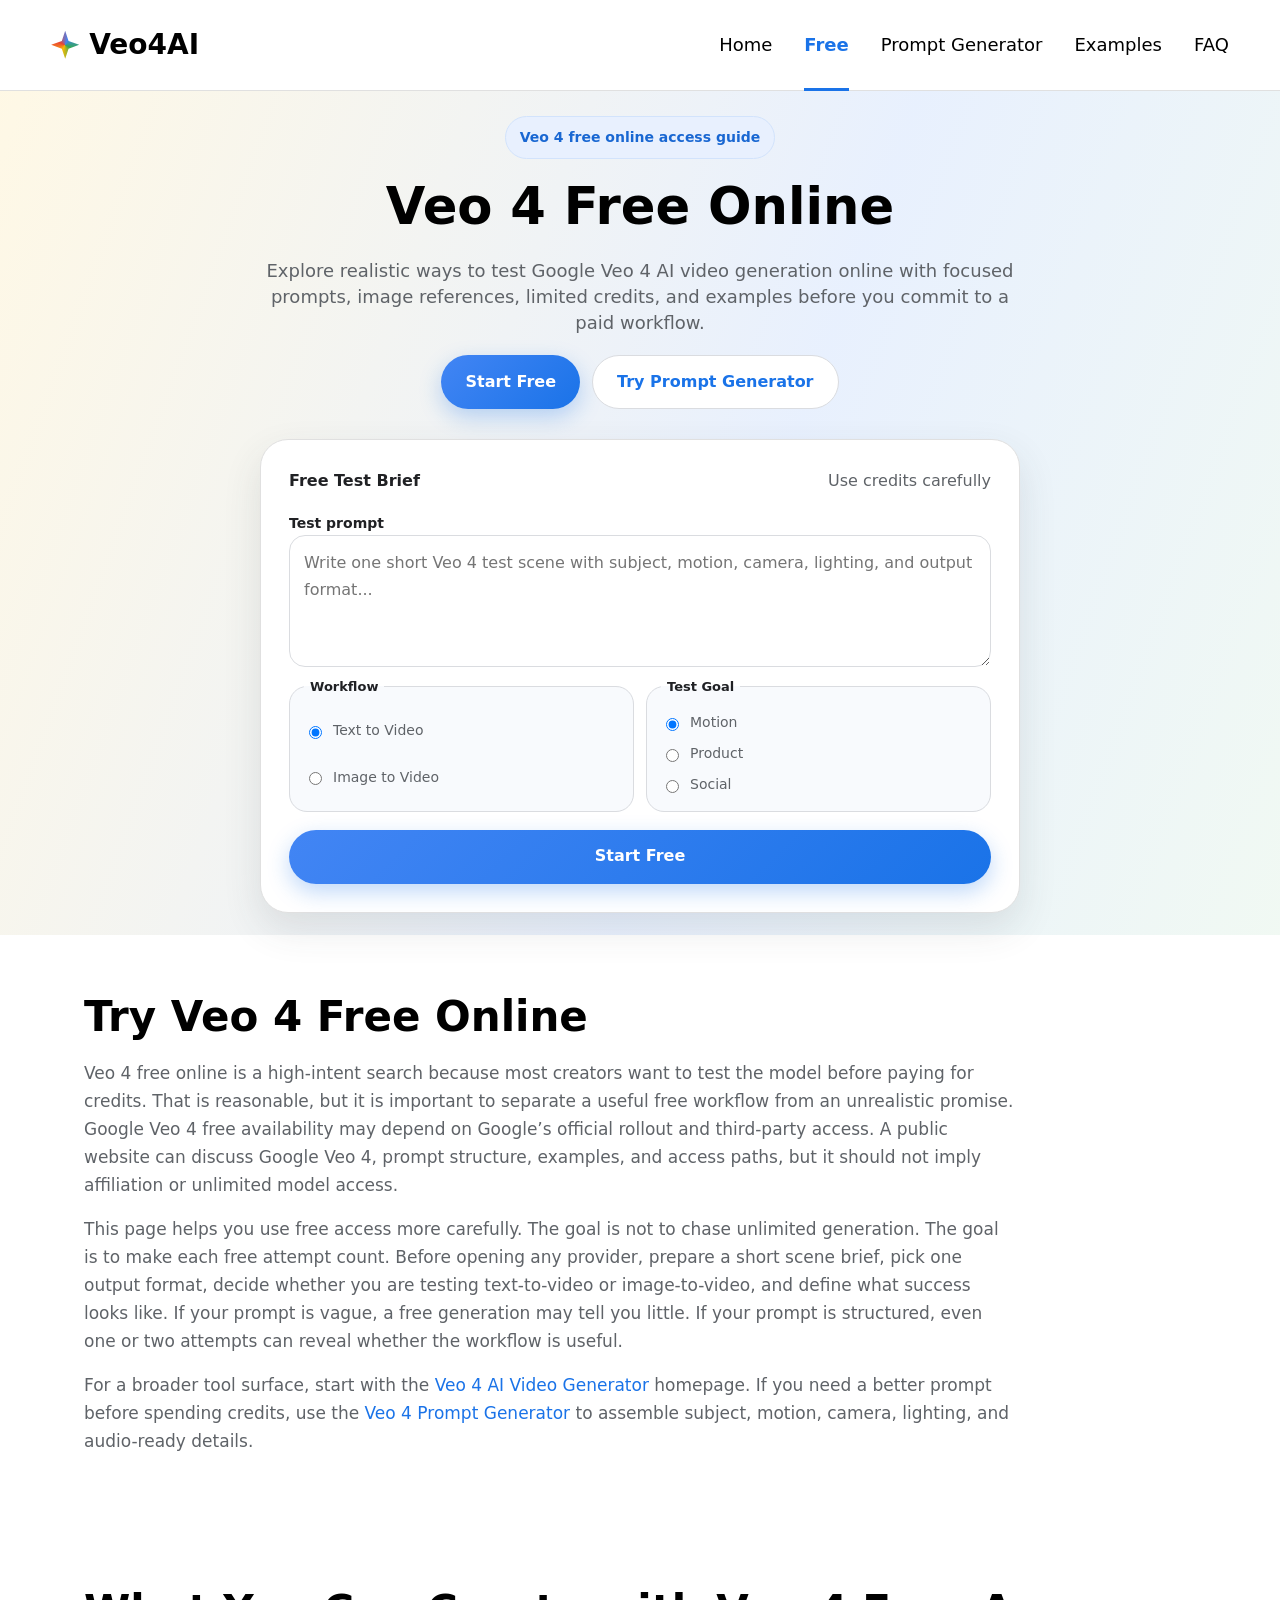
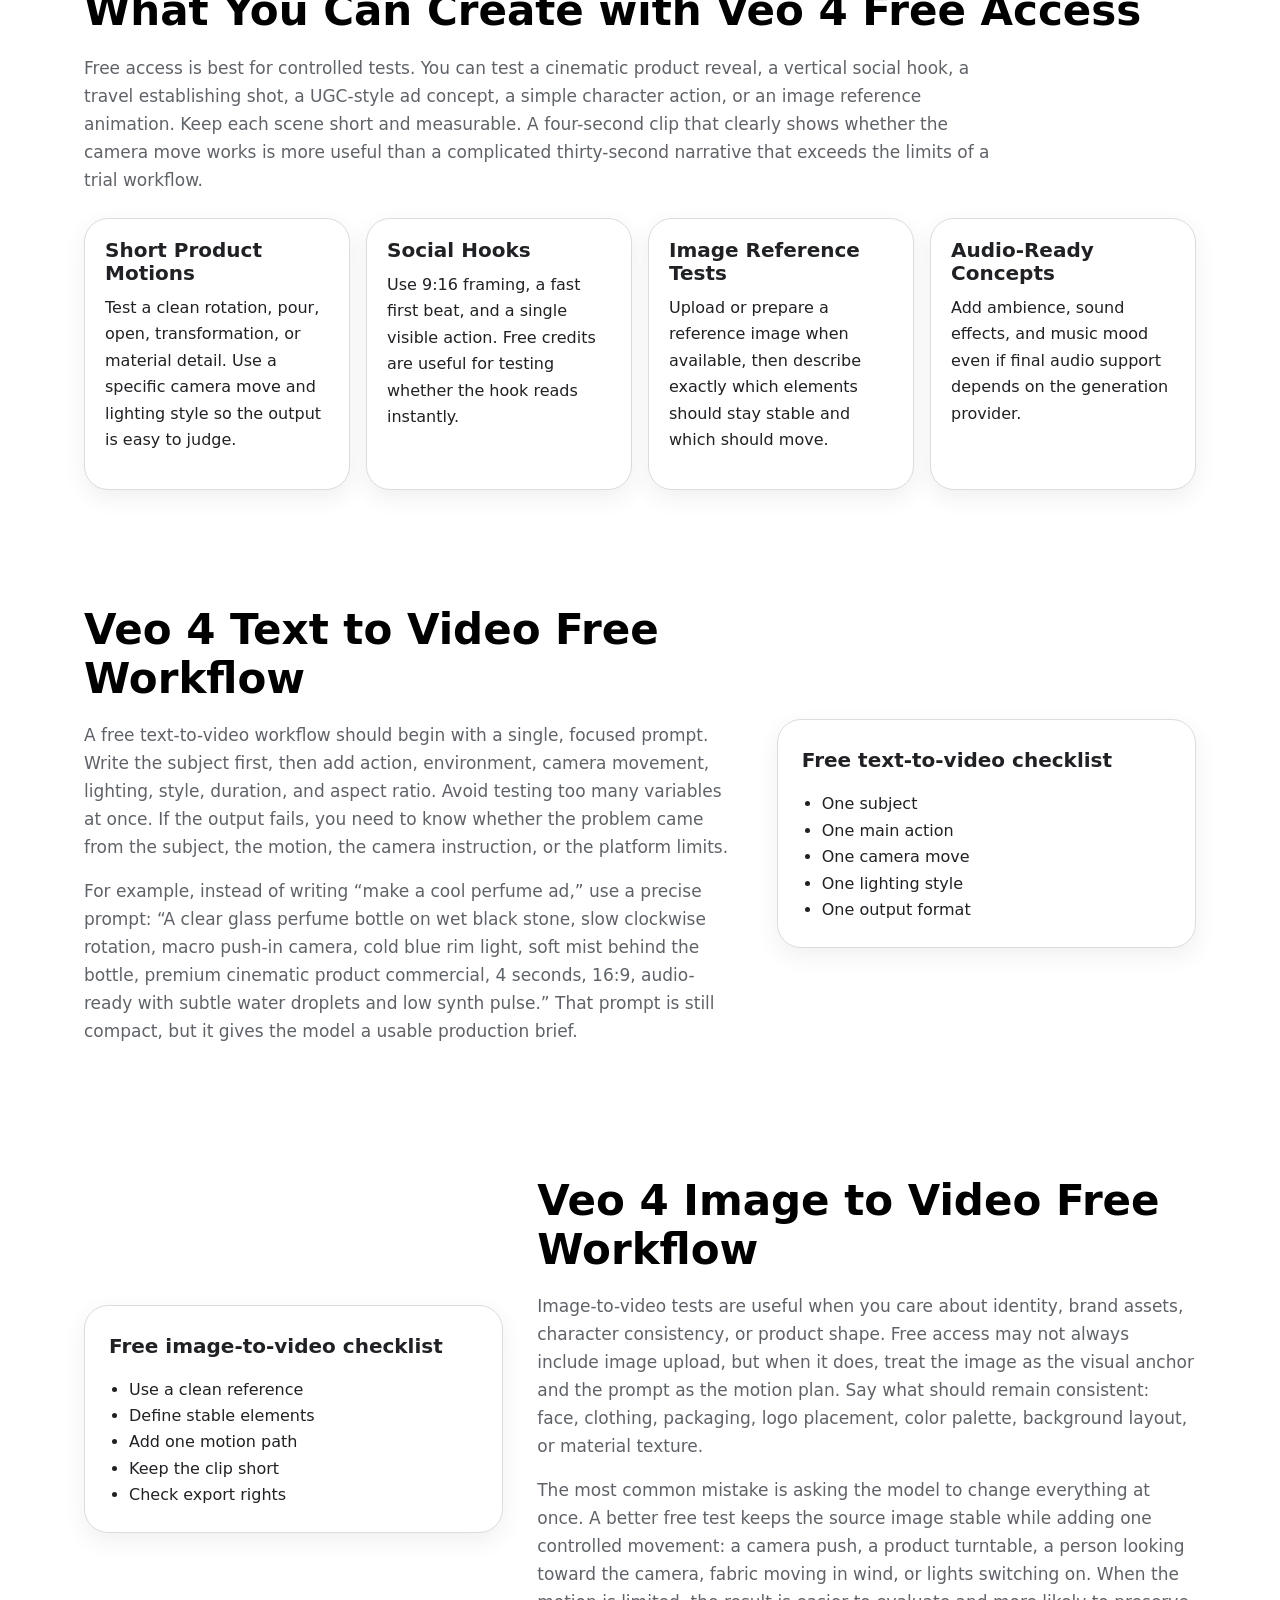
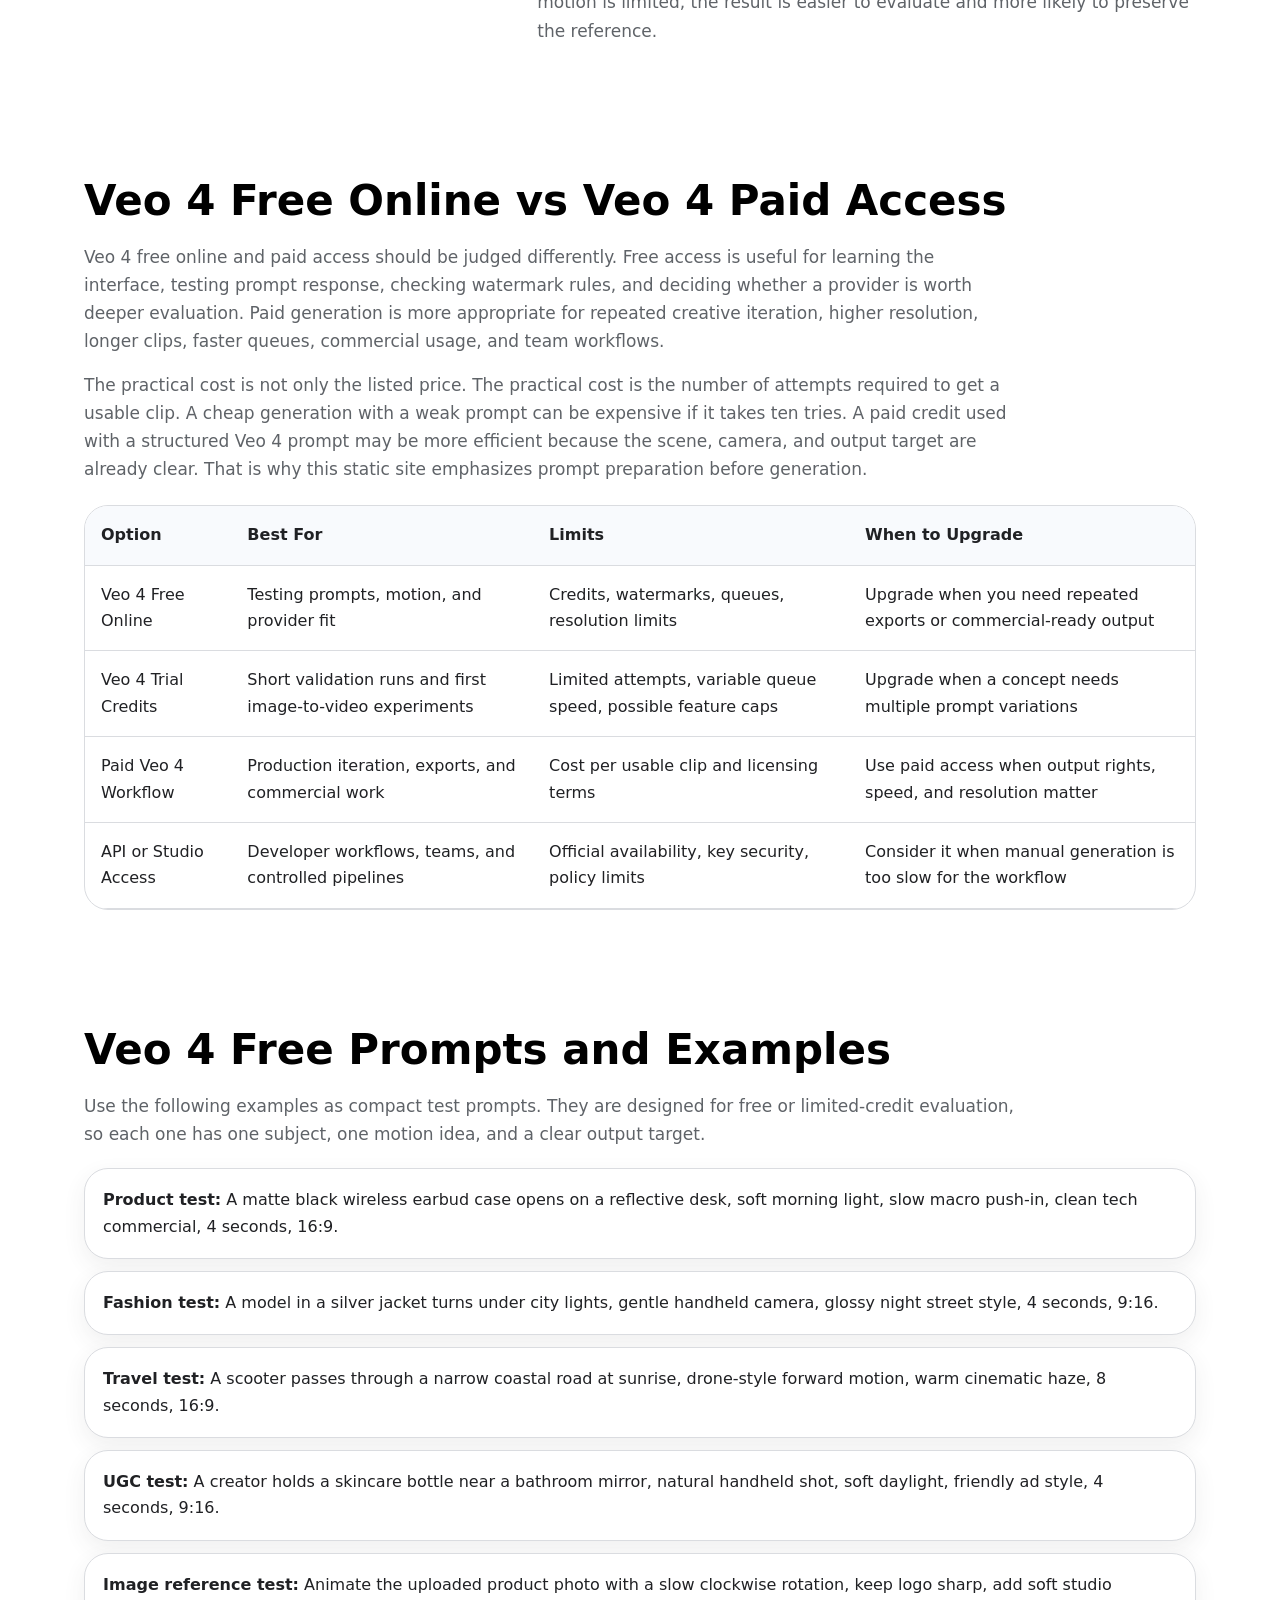
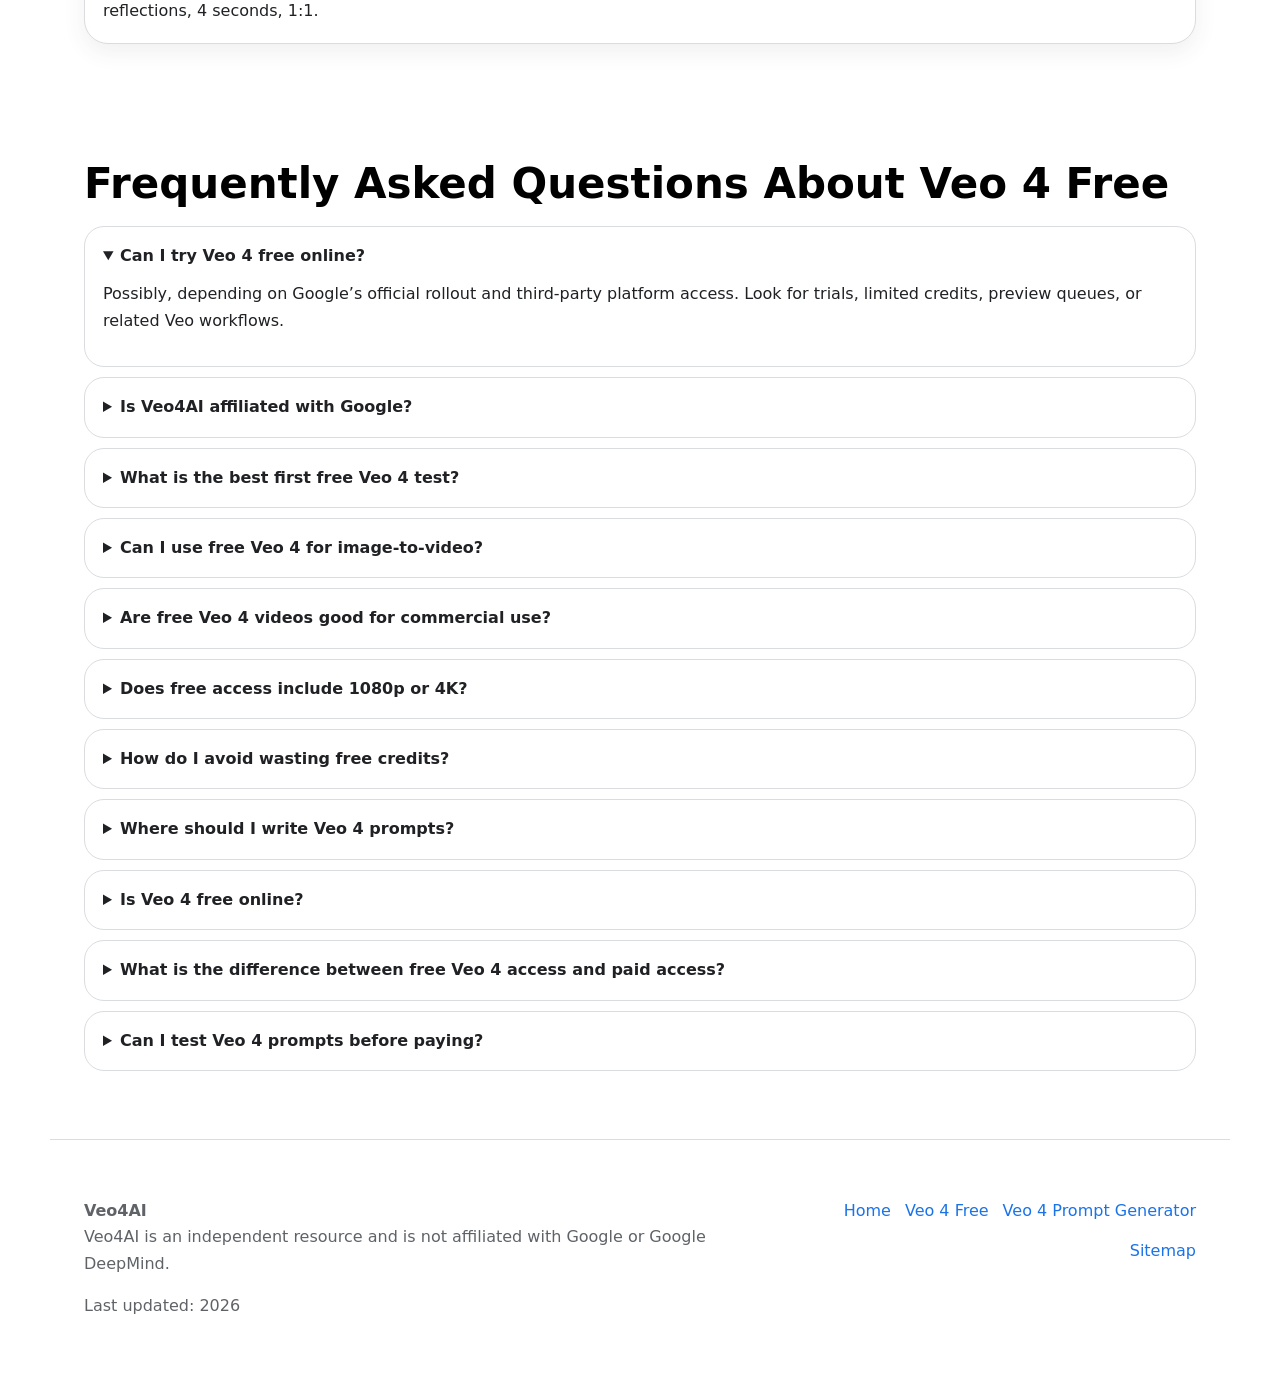
<file: veo-4-free.html>
<!DOCTYPE html>
<html lang="en">
<head>
  <meta charset="UTF-8">
  <meta name="viewport" content="width=device-width, initial-scale=1.0">
  <title>Veo 4 Free Online | Try Google Veo 4 AI Video Generator</title>
  <meta name="description" content="Explore Veo 4 free online access for AI video generation. Learn how to create text-to-video and image-to-video clips with Google Veo 4 prompts and examples.">
  <link rel="canonical" href="https://veo4ai.github.io/veo-4-free.html">
  <meta property="og:type" content="article">
  <meta property="og:title" content="Veo 4 Free Online | Try Google Veo 4 AI Video Generator">
  <meta property="og:description" content="Explore Veo 4 free online access, prompt workflows, examples, and realistic limits for AI video generation.">
  <meta property="og:url" content="https://veo4ai.github.io/veo-4-free.html">
  <meta property="og:site_name" content="Veo4AI">
  <meta name="twitter:card" content="summary_large_image">
  <meta name="twitter:title" content="Veo 4 Free Online | Try Google Veo 4 AI Video Generator">
  <meta name="twitter:description" content="Learn how to test Veo 4 free workflows with text-to-video, image-to-video, and prompt examples.">
  <link rel="icon" href="/assets/favicon.svg" type="image/svg+xml">
  <link rel="shortcut icon" href="/assets/favicon.svg" type="image/svg+xml">
  <meta name="theme-color" content="#ffffff">
  <link rel="stylesheet" href="assets/style.css">
  <!-- Privacy-friendly analytics by Plausible -->
  <script async src="https://plausible.io/js/pa-SRaA9IWm4uW0hlinpdN1J.js"></script>
  <script>
    window.plausible=window.plausible||function(){(plausible.q=plausible.q||[]).push(arguments)},plausible.init=plausible.init||function(i){plausible.o=i||{}};
    plausible.init()
  </script>
  <script type="application/ld+json">
  {
    "@context": "https://schema.org",
    "@type": "FAQPage",
    "mainEntity": [
      {"@type":"Question","name":"Can I try Veo 4 free online?","acceptedAnswer":{"@type":"Answer","text":"Free online access depends on Google official rollout and third-party platform availability. Some services may offer trials or limited credits."}},
      {"@type":"Question","name":"Is Veo4AI affiliated with Google?","acceptedAnswer":{"@type":"Answer","text":"No. Veo4AI is an independent resource and is not affiliated with Google or Google DeepMind."}},
      {"@type":"Question","name":"What can I create during a free trial?","acceptedAnswer":{"@type":"Answer","text":"A free trial is best used for short text-to-video or image-to-video tests that validate prompt quality, motion, reference handling, and output rights."}},
      {"@type":"Question","name":"Does free Veo 4 include image-to-video?","acceptedAnswer":{"@type":"Answer","text":"Image-to-video availability depends on the provider. Check whether reference images are supported before spending credits."}},
      {"@type":"Question","name":"Are free Veo 4 videos watermarked?","acceptedAnswer":{"@type":"Answer","text":"Watermark rules depend on the platform. Always check export settings, license terms, and commercial use conditions."}},
      {"@type":"Question","name":"How should I use limited free credits?","acceptedAnswer":{"@type":"Answer","text":"Use a small number of focused prompts, keep scenes short, compare one variable at a time, and avoid vague requests."}},
      {"@type":"Question","name":"Can free Veo 4 create 4K videos?","acceptedAnswer":{"@type":"Answer","text":"4K output may require paid credits or higher tiers. Free testing is often better for validating direction than final delivery."}},
      {"@type":"Question","name":"Where can I make better free Veo 4 prompts?","acceptedAnswer":{"@type":"Answer","text":"Use the Veo 4 Prompt Generator on this site to create structured prompts before testing a free generation workflow."}},
      {"@type":"Question","name":"Is Veo 4 free online?","acceptedAnswer":{"@type":"Answer","text":"Veo 4 free online access depends on official rollout and third-party providers. Free access may come through trials, limited credits, previews, or related Veo workflows."}},
      {"@type":"Question","name":"What is the difference between free Veo 4 access and paid access?","acceptedAnswer":{"@type":"Answer","text":"Free access is best for testing prompts and provider fit. Paid access is usually better for higher resolution, repeated exports, faster queues, and commercial workflow needs."}},
      {"@type":"Question","name":"Can I test Veo 4 prompts before paying?","acceptedAnswer":{"@type":"Answer","text":"Yes. You can use the Veo 4 Prompt Generator on this site to structure prompts before using free credits or paid generation."}}
    ]
  }
  </script>
</head>
<body>
  <header class="site-header">
    <a class="logo" href="/">Veo4AI</a>
    <nav class="nav" aria-label="Primary navigation">
      <a href="/">Home</a>
      <a class="active" href="/veo-4-free.html" aria-current="page">Free</a>
      <a href="/veo-4-prompt-generator.html">Prompt Generator</a>
      <a href="/#examples">Examples</a>
      <a href="/#faq">FAQ</a>
    </nav>
  </header>

  <main>
    <section class="hero compact-hero">
      <div class="hero-copy">
        <span class="eyebrow">Veo 4 free online access guide</span>
        <h1>Veo 4 Free Online</h1>
        <p class="hero-subtitle">Explore realistic ways to test Google Veo 4 AI video generation online with focused prompts, image references, limited credits, and examples before you commit to a paid workflow.</p>
        <div class="hero-actions">
          <a class="button button-primary" href="#free-tool">Start Free</a>
          <a class="button button-secondary" href="veo-4-prompt-generator.html">Try Prompt Generator</a>
        </div>
      </div>
      <section class="tool-panel small-tool" id="free-tool" aria-label="Free access starter">
        <div class="panel-topline">
          <strong>Free Test Brief</strong>
          <span>Use credits carefully</span>
        </div>
        <label class="field-label" for="freePrompt">Test prompt</label>
        <textarea id="freePrompt" placeholder="Write one short Veo 4 test scene with subject, motion, camera, lighting, and output format..."></textarea>
        <div class="control-grid two-cols">
          <fieldset>
            <legend>Workflow</legend>
            <label><input type="radio" name="free-mode" checked> Text to Video</label>
            <label><input type="radio" name="free-mode"> Image to Video</label>
          </fieldset>
          <fieldset>
            <legend>Test Goal</legend>
            <label><input type="radio" name="free-goal" checked> Motion</label>
            <label><input type="radio" name="free-goal"> Product</label>
            <label><input type="radio" name="free-goal"> Social</label>
          </fieldset>
        </div>
        <button class="button button-primary full-width js-generate-video" type="button">Start Free</button>
      </section>
    </section>

    <section class="content-section">
      <h2>Try Veo 4 Free Online</h2>
      <p>Veo 4 free online is a high-intent search because most creators want to test the model before paying for credits. That is reasonable, but it is important to separate a useful free workflow from an unrealistic promise. Google Veo 4 free availability may depend on Google’s official rollout and third-party access. A public website can discuss Google Veo 4, prompt structure, examples, and access paths, but it should not imply affiliation or unlimited model access.</p>
      <p>This page helps you use free access more carefully. The goal is not to chase unlimited generation. The goal is to make each free attempt count. Before opening any provider, prepare a short scene brief, pick one output format, decide whether you are testing text-to-video or image-to-video, and define what success looks like. If your prompt is vague, a free generation may tell you little. If your prompt is structured, even one or two attempts can reveal whether the workflow is useful.</p>
      <p>For a broader tool surface, start with the <a href="/">Veo 4 AI Video Generator</a> homepage. If you need a better prompt before spending credits, use the <a href="veo-4-prompt-generator.html">Veo 4 Prompt Generator</a> to assemble subject, motion, camera, lighting, and audio-ready details.</p>
    </section>

    <section class="content-section">
      <h2>What You Can Create with Veo 4 Free Access</h2>
      <p>Free access is best for controlled tests. You can test a cinematic product reveal, a vertical social hook, a travel establishing shot, a UGC-style ad concept, a simple character action, or an image reference animation. Keep each scene short and measurable. A four-second clip that clearly shows whether the camera move works is more useful than a complicated thirty-second narrative that exceeds the limits of a trial workflow.</p>
      <div class="feature-grid">
        <article>
          <h3>Short Product Motions</h3>
          <p>Test a clean rotation, pour, open, transformation, or material detail. Use a specific camera move and lighting style so the output is easy to judge.</p>
        </article>
        <article>
          <h3>Social Hooks</h3>
          <p>Use 9:16 framing, a fast first beat, and a single visible action. Free credits are useful for testing whether the hook reads instantly.</p>
        </article>
        <article>
          <h3>Image Reference Tests</h3>
          <p>Upload or prepare a reference image when available, then describe exactly which elements should stay stable and which should move.</p>
        </article>
        <article>
          <h3>Audio-Ready Concepts</h3>
          <p>Add ambience, sound effects, and music mood even if final audio support depends on the generation provider.</p>
        </article>
      </div>
    </section>

    <section class="content-section split-section">
      <div>
        <h2>Veo 4 Text to Video Free Workflow</h2>
        <p>A free text-to-video workflow should begin with a single, focused prompt. Write the subject first, then add action, environment, camera movement, lighting, style, duration, and aspect ratio. Avoid testing too many variables at once. If the output fails, you need to know whether the problem came from the subject, the motion, the camera instruction, or the platform limits.</p>
        <p>For example, instead of writing “make a cool perfume ad,” use a precise prompt: “A clear glass perfume bottle on wet black stone, slow clockwise rotation, macro push-in camera, cold blue rim light, soft mist behind the bottle, premium cinematic product commercial, 4 seconds, 16:9, audio-ready with subtle water droplets and low synth pulse.” That prompt is still compact, but it gives the model a usable production brief.</p>
      </div>
      <div class="checklist-card">
        <strong>Free text-to-video checklist</strong>
        <ul>
          <li>One subject</li>
          <li>One main action</li>
          <li>One camera move</li>
          <li>One lighting style</li>
          <li>One output format</li>
        </ul>
      </div>
    </section>

    <section class="content-section split-section reverse">
      <div>
        <h2>Veo 4 Image to Video Free Workflow</h2>
        <p>Image-to-video tests are useful when you care about identity, brand assets, character consistency, or product shape. Free access may not always include image upload, but when it does, treat the image as the visual anchor and the prompt as the motion plan. Say what should remain consistent: face, clothing, packaging, logo placement, color palette, background layout, or material texture.</p>
        <p>The most common mistake is asking the model to change everything at once. A better free test keeps the source image stable while adding one controlled movement: a camera push, a product turntable, a person looking toward the camera, fabric moving in wind, or lights switching on. When the motion is limited, the result is easier to evaluate and more likely to preserve the reference.</p>
      </div>
      <div class="checklist-card">
        <strong>Free image-to-video checklist</strong>
        <ul>
          <li>Use a clean reference</li>
          <li>Define stable elements</li>
          <li>Add one motion path</li>
          <li>Keep the clip short</li>
          <li>Check export rights</li>
        </ul>
      </div>
    </section>

    <section class="content-section">
      <h2>Veo 4 Free Online vs Veo 4 Paid Access</h2>
      <p>Veo 4 free online and paid access should be judged differently. Free access is useful for learning the interface, testing prompt response, checking watermark rules, and deciding whether a provider is worth deeper evaluation. Paid generation is more appropriate for repeated creative iteration, higher resolution, longer clips, faster queues, commercial usage, and team workflows.</p>
      <p>The practical cost is not only the listed price. The practical cost is the number of attempts required to get a usable clip. A cheap generation with a weak prompt can be expensive if it takes ten tries. A paid credit used with a structured Veo 4 prompt may be more efficient because the scene, camera, and output target are already clear. That is why this static site emphasizes prompt preparation before generation.</p>
      <div class="table-wrap">
        <table>
          <thead>
            <tr>
              <th>Option</th>
              <th>Best For</th>
              <th>Limits</th>
              <th>When to Upgrade</th>
            </tr>
          </thead>
          <tbody>
            <tr>
              <td>Veo 4 Free Online</td>
              <td>Testing prompts, motion, and provider fit</td>
              <td>Credits, watermarks, queues, resolution limits</td>
              <td>Upgrade when you need repeated exports or commercial-ready output</td>
            </tr>
            <tr>
              <td>Veo 4 Trial Credits</td>
              <td>Short validation runs and first image-to-video experiments</td>
              <td>Limited attempts, variable queue speed, possible feature caps</td>
              <td>Upgrade when a concept needs multiple prompt variations</td>
            </tr>
            <tr>
              <td>Paid Veo 4 Workflow</td>
              <td>Production iteration, exports, and commercial work</td>
              <td>Cost per usable clip and licensing terms</td>
              <td>Use paid access when output rights, speed, and resolution matter</td>
            </tr>
            <tr>
              <td>API or Studio Access</td>
              <td>Developer workflows, teams, and controlled pipelines</td>
              <td>Official availability, key security, policy limits</td>
              <td>Consider it when manual generation is too slow for the workflow</td>
            </tr>
          </tbody>
        </table>
      </div>
    </section>

    <section class="content-section">
      <h2>Veo 4 Free Prompts and Examples</h2>
      <p>Use the following examples as compact test prompts. They are designed for free or limited-credit evaluation, so each one has one subject, one motion idea, and a clear output target.</p>
      <div class="example-list">
        <article><strong>Product test:</strong> A matte black wireless earbud case opens on a reflective desk, soft morning light, slow macro push-in, clean tech commercial, 4 seconds, 16:9.</article>
        <article><strong>Fashion test:</strong> A model in a silver jacket turns under city lights, gentle handheld camera, glossy night street style, 4 seconds, 9:16.</article>
        <article><strong>Travel test:</strong> A scooter passes through a narrow coastal road at sunrise, drone-style forward motion, warm cinematic haze, 8 seconds, 16:9.</article>
        <article><strong>UGC test:</strong> A creator holds a skincare bottle near a bathroom mirror, natural handheld shot, soft daylight, friendly ad style, 4 seconds, 9:16.</article>
        <article><strong>Image reference test:</strong> Animate the uploaded product photo with a slow clockwise rotation, keep logo sharp, add soft studio reflections, 4 seconds, 1:1.</article>
      </div>
    </section>

    <section class="content-section faq-section" id="faq">
      <h2>Frequently Asked Questions About Veo 4 Free</h2>
      <details open>
        <summary>Can I try Veo 4 free online?</summary>
        <p>Possibly, depending on Google’s official rollout and third-party platform access. Look for trials, limited credits, preview queues, or related Veo workflows.</p>
      </details>
      <details>
        <summary>Is Veo4AI affiliated with Google?</summary>
        <p>No. Veo4AI is an independent resource and is not affiliated with Google or Google DeepMind.</p>
      </details>
      <details>
        <summary>What is the best first free Veo 4 test?</summary>
        <p>Start with one short, focused text-to-video prompt that includes subject, motion, camera, lighting, and duration.</p>
      </details>
      <details>
        <summary>Can I use free Veo 4 for image-to-video?</summary>
        <p>That depends on the provider. If image upload is available, use a clean reference and describe what should remain stable.</p>
      </details>
      <details>
        <summary>Are free Veo 4 videos good for commercial use?</summary>
        <p>Do not assume commercial rights. Check provider terms, watermark policy, and license conditions before publishing.</p>
      </details>
      <details>
        <summary>Does free access include 1080p or 4K?</summary>
        <p>Higher resolution may require paid credits or a higher plan. Use free access to validate direction first.</p>
      </details>
      <details>
        <summary>How do I avoid wasting free credits?</summary>
        <p>Prepare prompts in advance, test one variable at a time, keep clips short, and compare results against a clear success criterion.</p>
      </details>
      <details>
        <summary>Where should I write Veo 4 prompts?</summary>
        <p>Use the Veo 4 Prompt Generator on this site to create a structured prompt before using any generation platform.</p>
      </details>
      <details>
        <summary>Is Veo 4 free online?</summary>
        <p>Veo 4 free online access depends on official rollout and third-party providers. Free access may come through trials, limited credits, previews, or related Veo workflows.</p>
      </details>
      <details>
        <summary>What is the difference between free Veo 4 access and paid access?</summary>
        <p>Free access is best for testing prompts and provider fit. Paid access is usually better for higher resolution, repeated exports, faster queues, and commercial workflow needs.</p>
      </details>
      <details>
        <summary>Can I test Veo 4 prompts before paying?</summary>
        <p>Yes. Use the <a href="veo-4-prompt-generator.html">Veo 4 Prompt Generator</a> to structure prompts before using free credits or paid generation.</p>
      </details>
    </section>
  </main>

  <footer class="site-footer">
    <div>
      <strong>Veo4AI</strong>
      <p>Veo4AI is an independent resource and is not affiliated with Google or Google DeepMind.</p>
      <p>Last updated: 2026</p>
    </div>
    <nav aria-label="Footer navigation">
      <a href="/">Home</a>
      <a href="veo-4-free.html">Veo 4 Free</a>
      <a href="veo-4-prompt-generator.html">Veo 4 Prompt Generator</a>
      <a href="sitemap.xml">Sitemap</a>
    </nav>
  </footer>

  <div class="toast" role="status" aria-live="polite"></div>
  <script src="assets/main.js"></script>
</body>
</html>
</file>
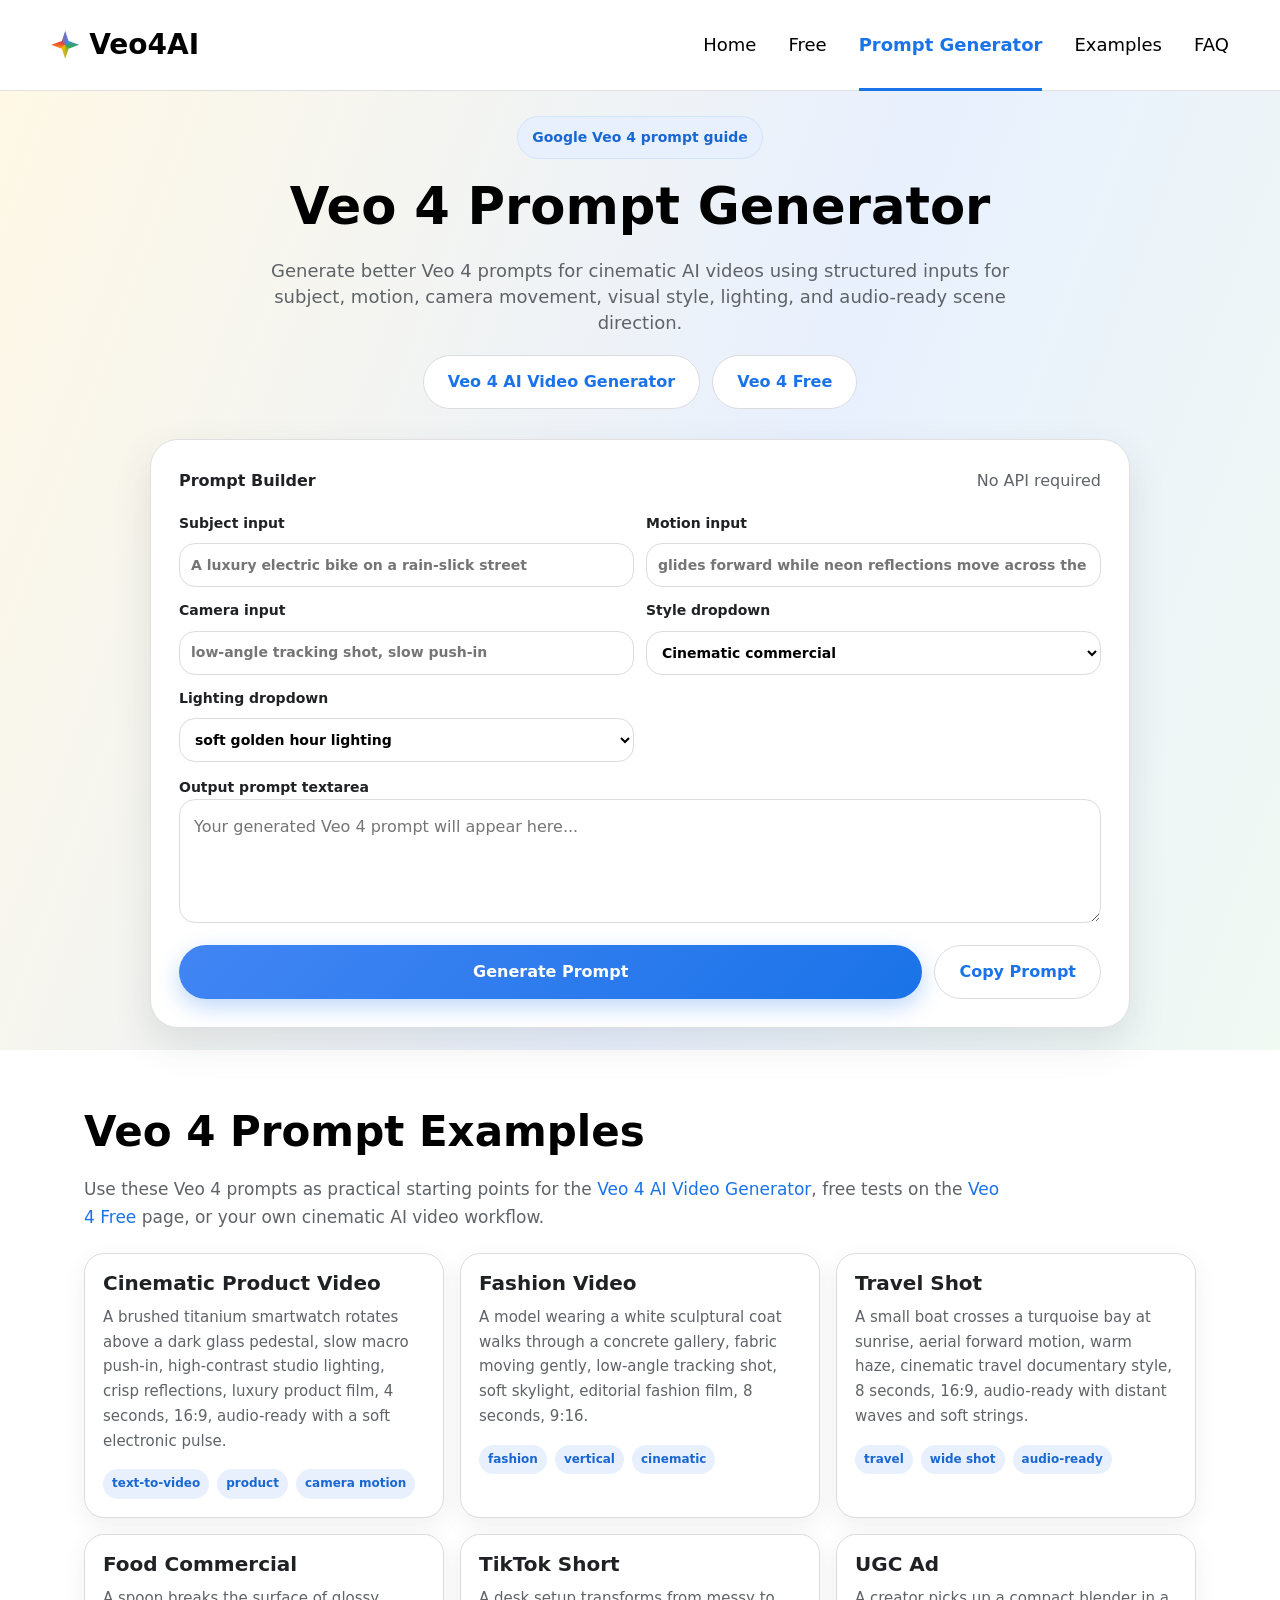
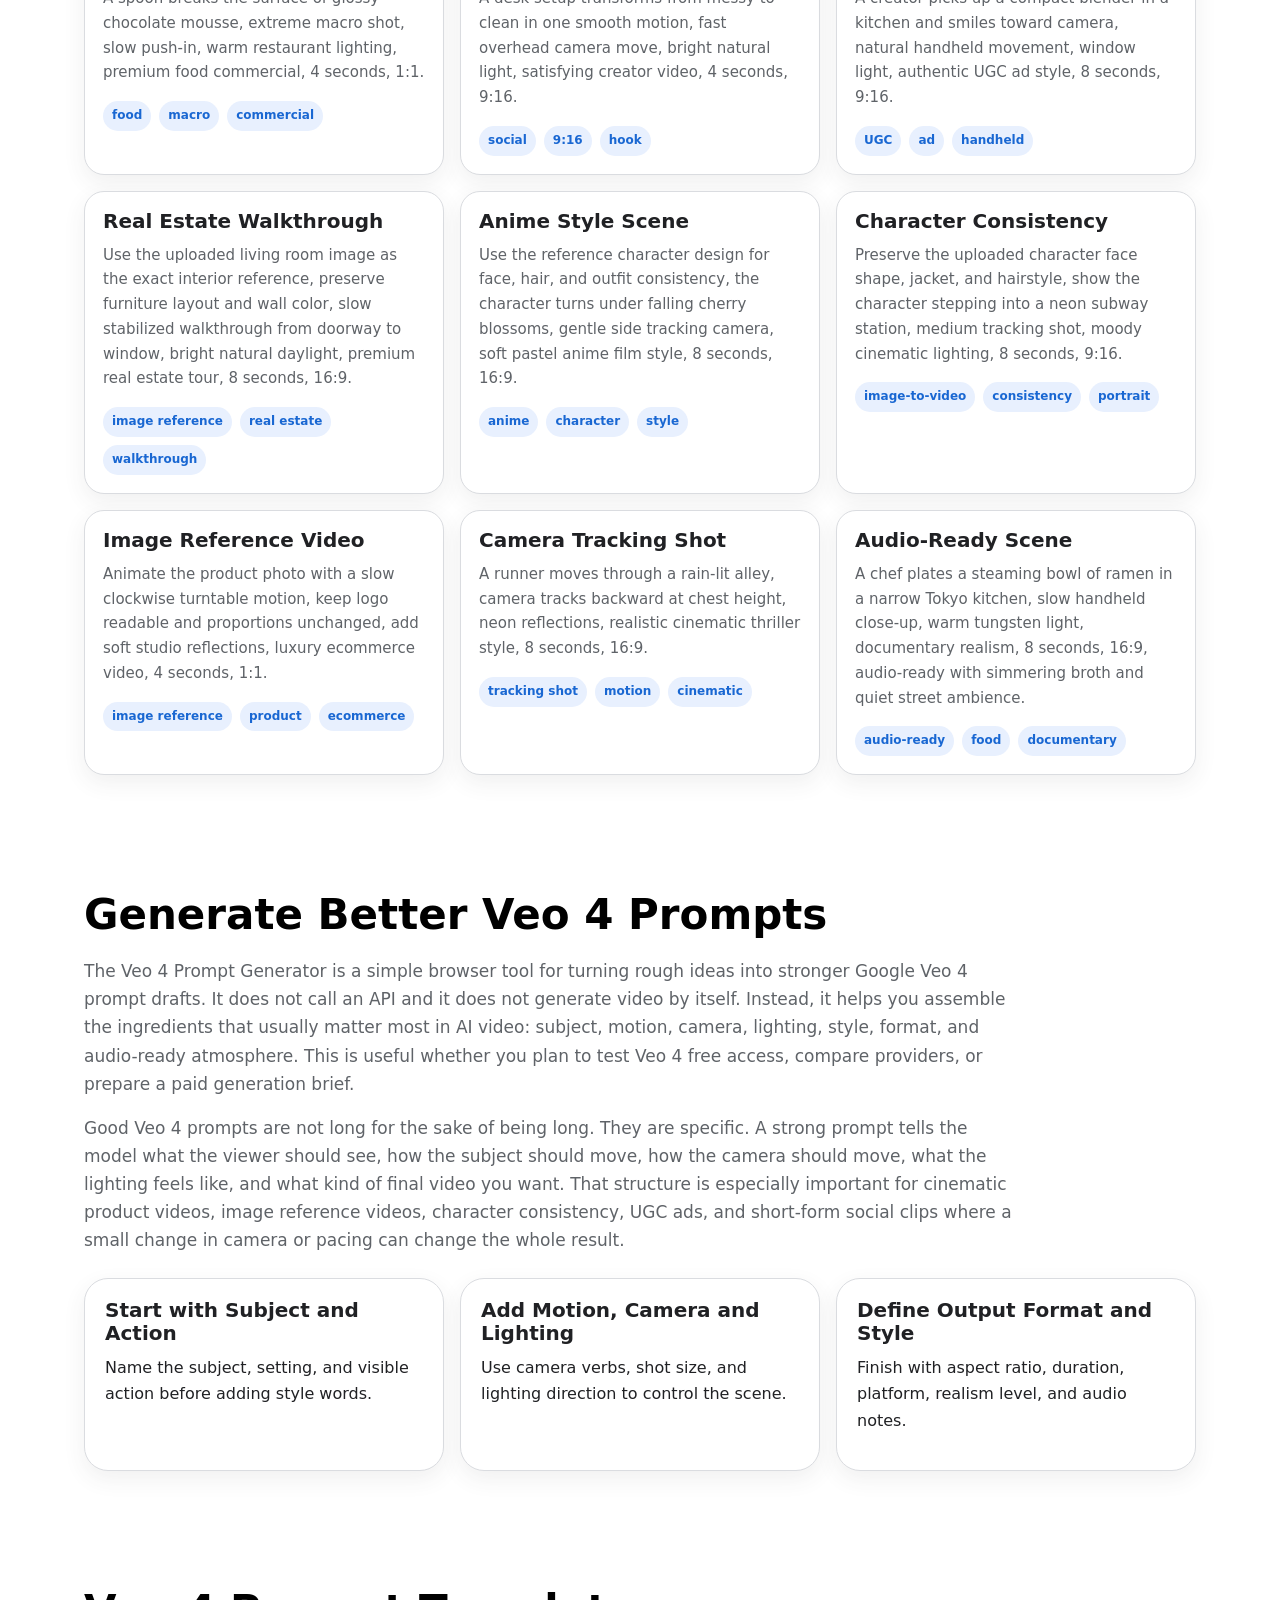
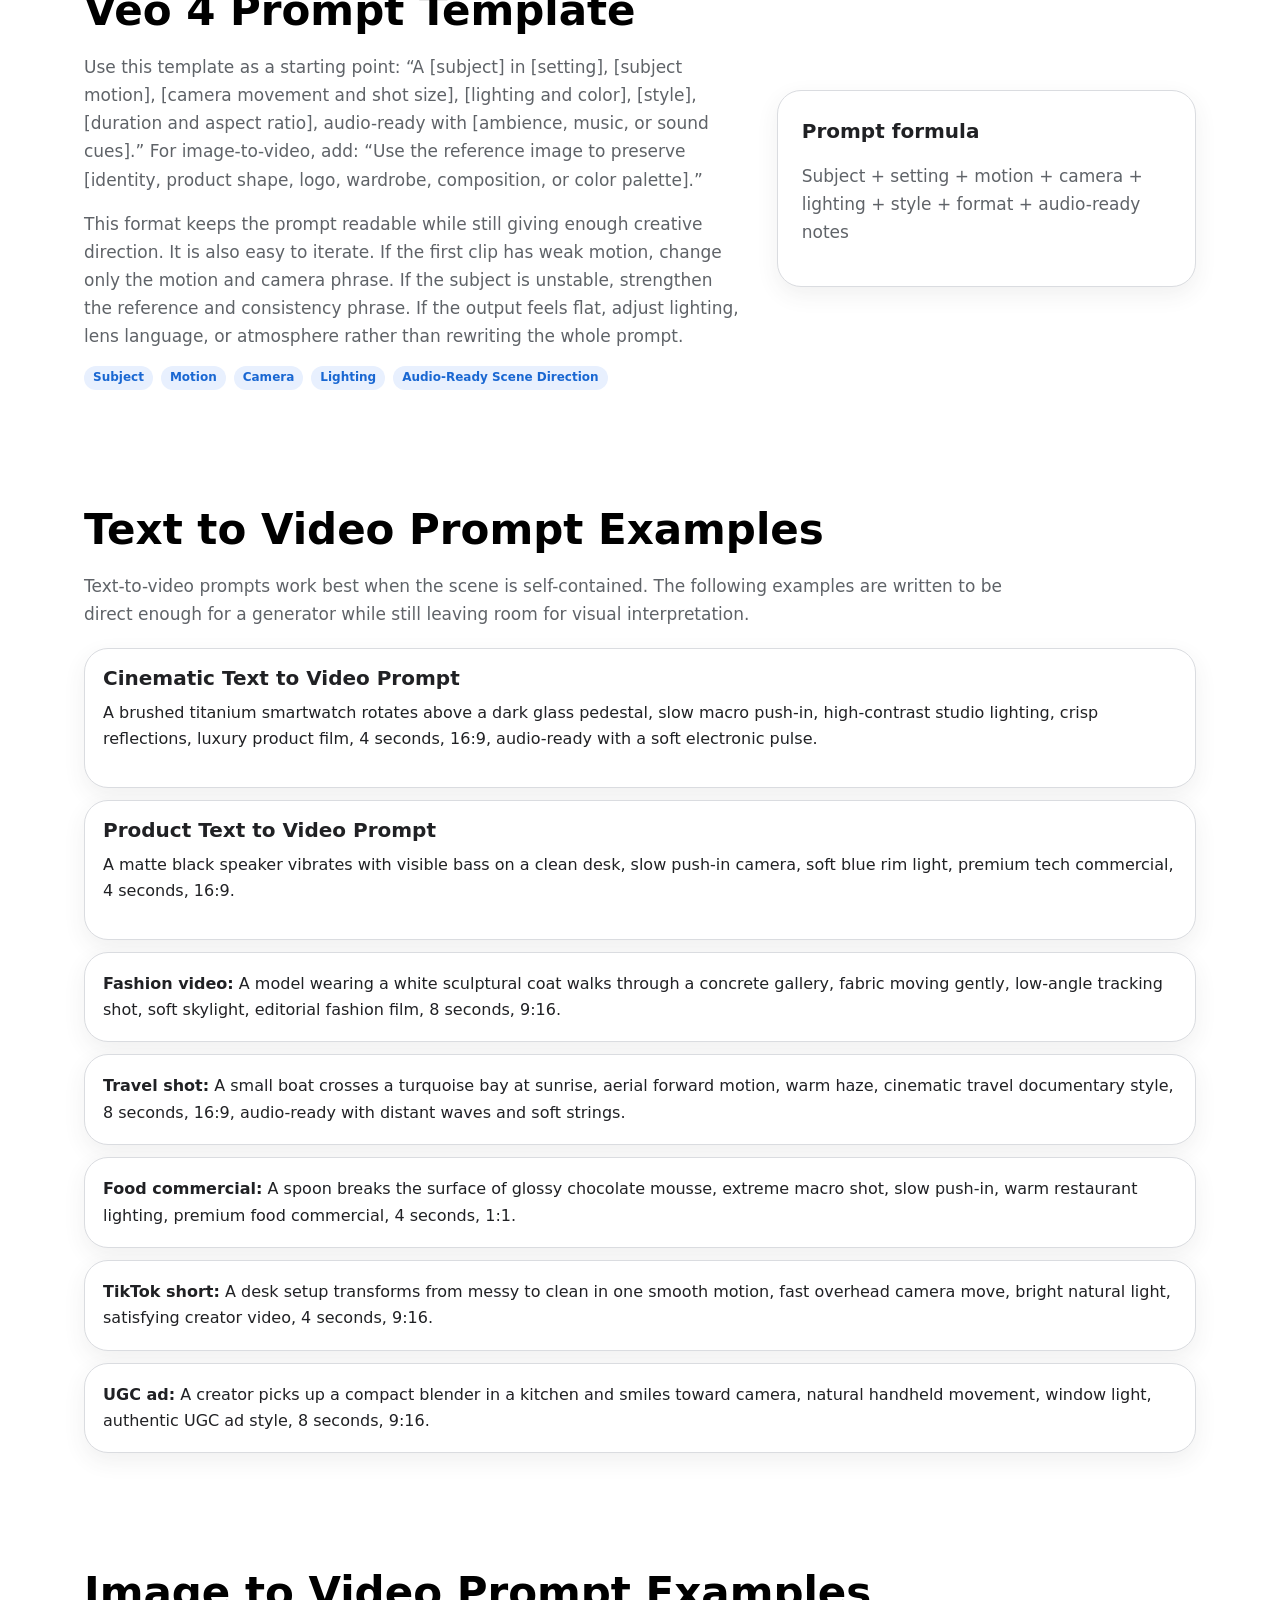
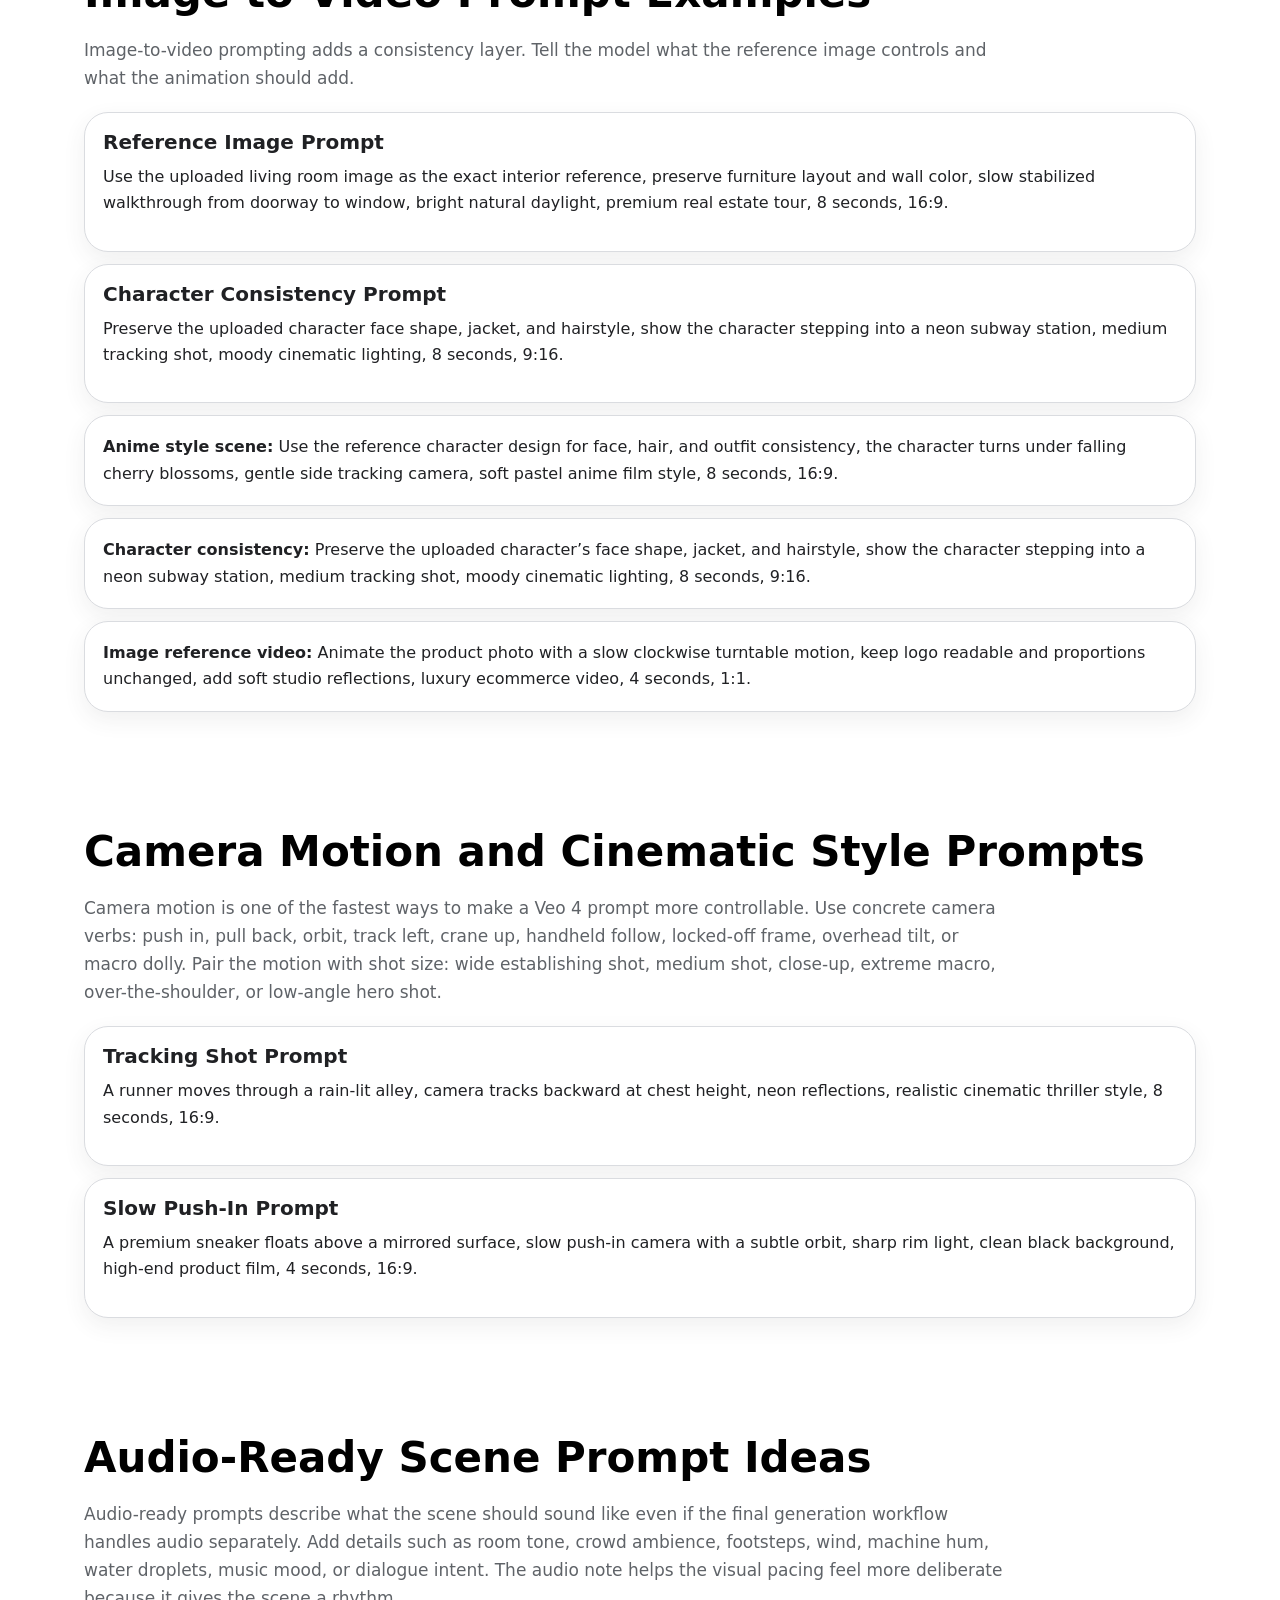
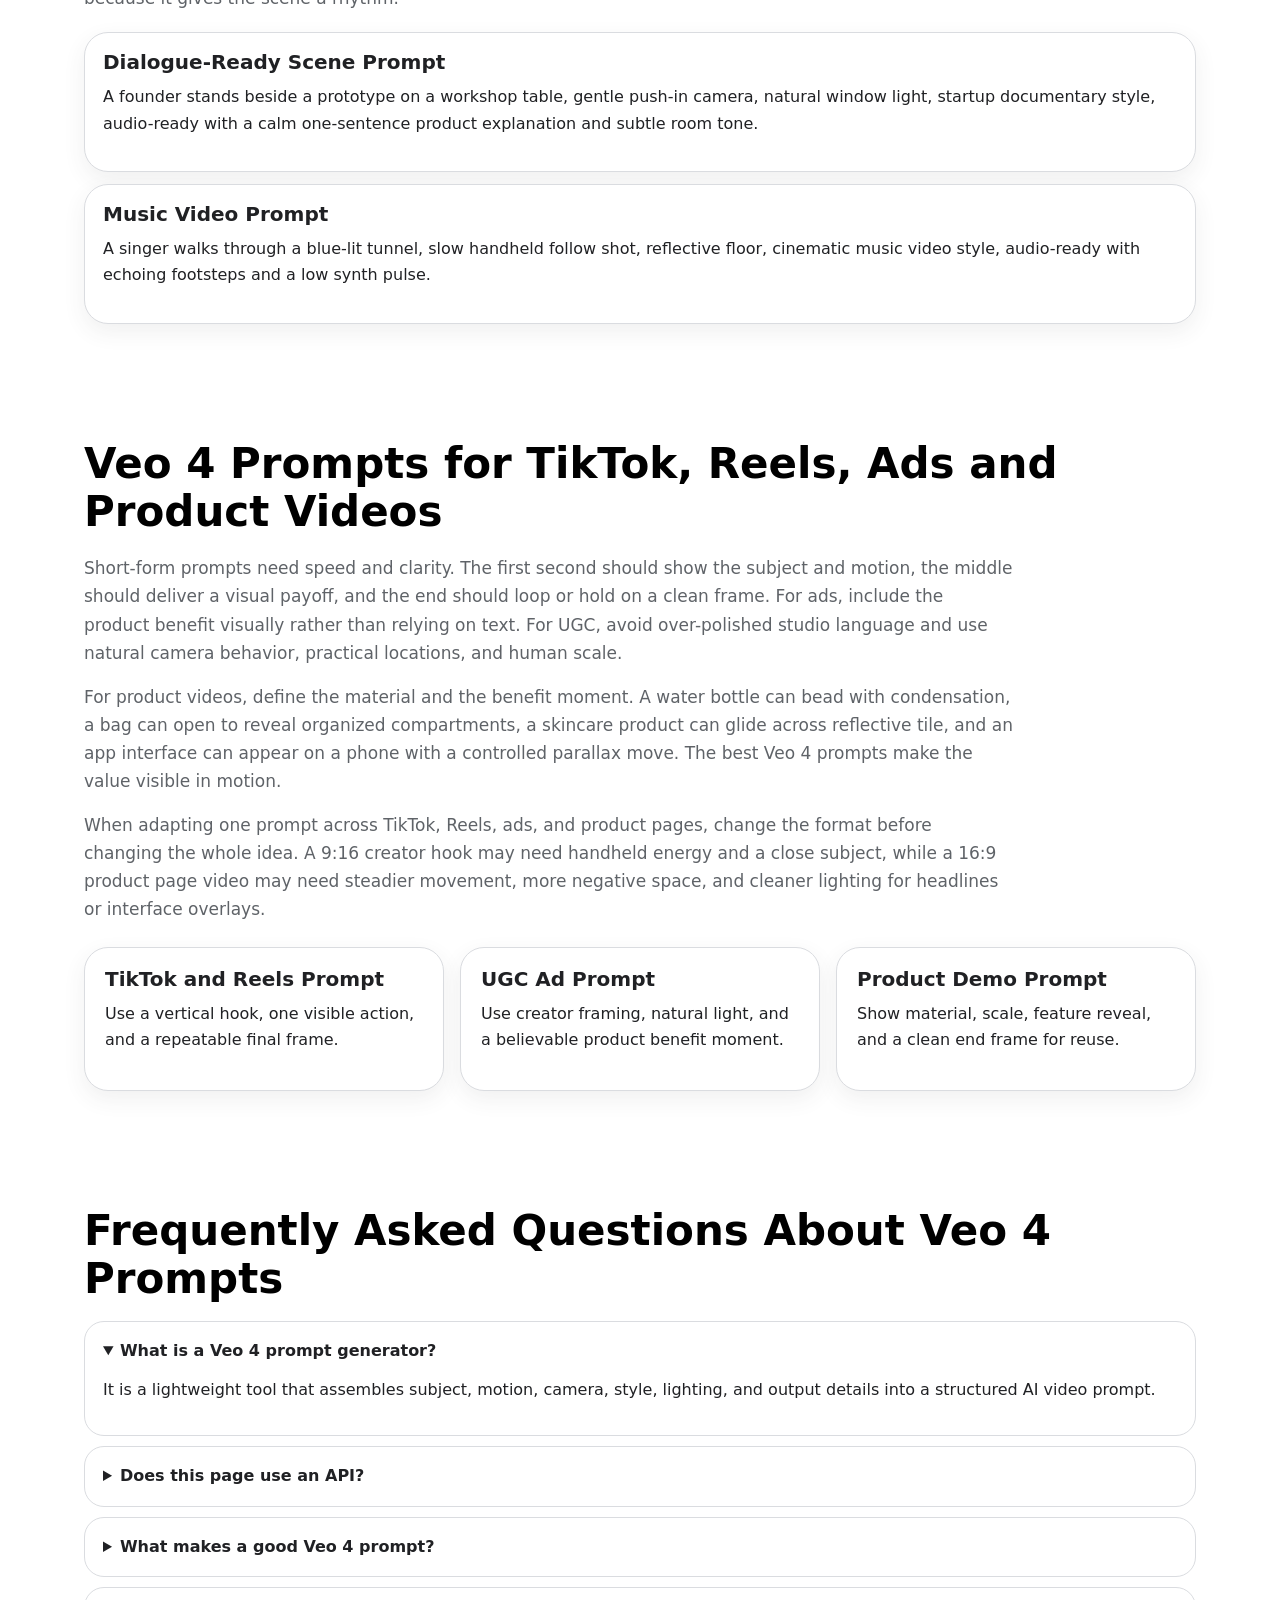
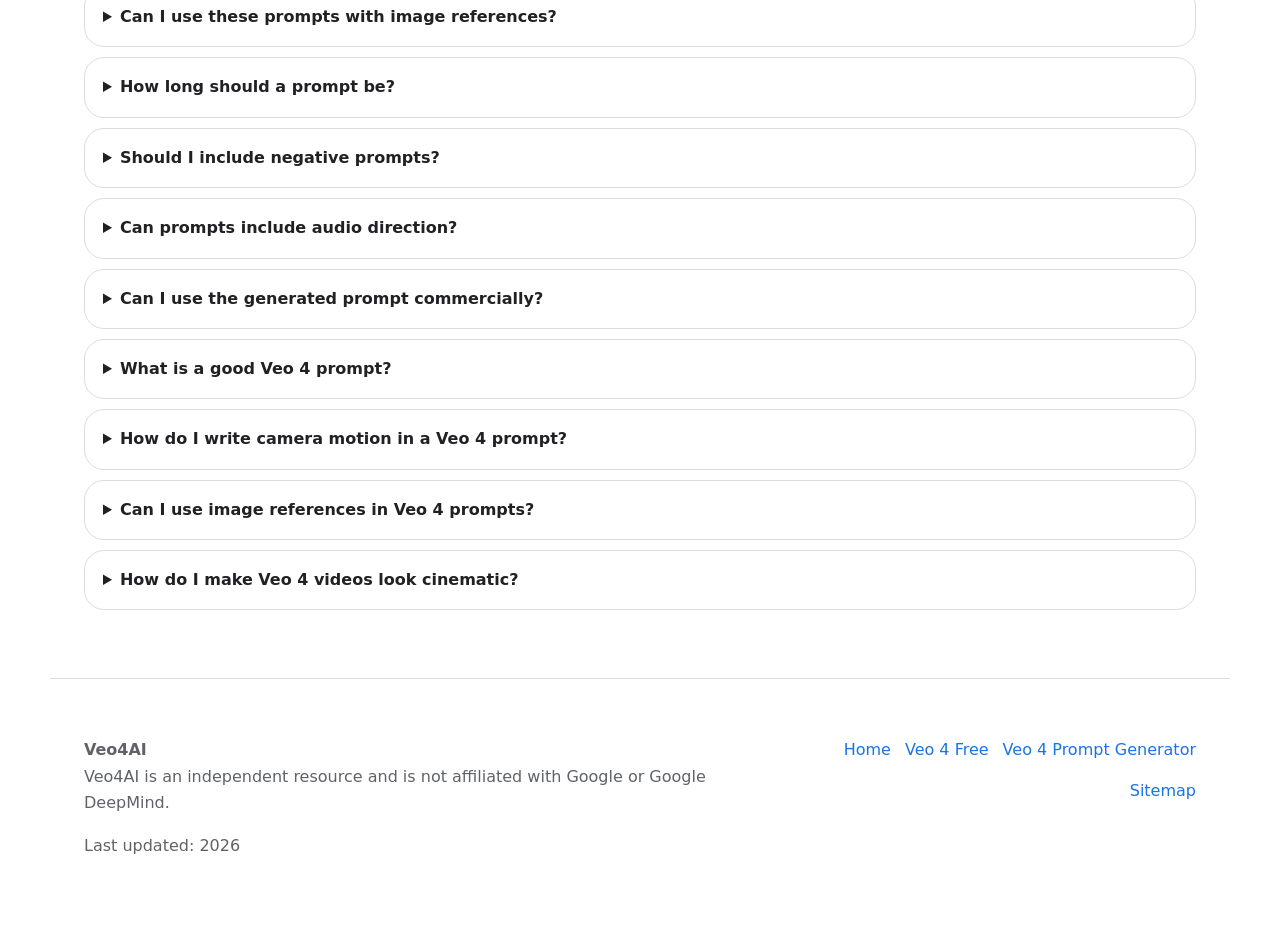
<file: veo-4-prompt-generator.html>
<!DOCTYPE html>
<html lang="en">
<head>
  <meta charset="UTF-8">
  <meta name="viewport" content="width=device-width, initial-scale=1.0">
  <title>Veo 4 Prompt Generator | Google Veo 4 Prompts and Examples</title>
  <meta name="description" content="Generate better Veo 4 prompts for cinematic AI videos. Use prompt templates for camera motion, lighting, image references, audio-ready scenes, and video styles.">
  <link rel="canonical" href="https://veo4ai.github.io/veo-4-prompt-generator.html">
  <meta property="og:type" content="article">
  <meta property="og:title" content="Veo 4 Prompt Generator | Google Veo 4 Prompts and Examples">
  <meta property="og:description" content="Generate structured Veo 4 prompts for cinematic AI videos, image references, camera motion, lighting, and audio-ready scenes.">
  <meta property="og:url" content="https://veo4ai.github.io/veo-4-prompt-generator.html">
  <meta property="og:site_name" content="Veo4AI">
  <meta name="twitter:card" content="summary_large_image">
  <meta name="twitter:title" content="Veo 4 Prompt Generator | Google Veo 4 Prompts and Examples">
  <meta name="twitter:description" content="Use prompt templates and examples for Google Veo 4 AI video workflows.">
  <link rel="icon" href="/assets/favicon.svg" type="image/svg+xml">
  <link rel="shortcut icon" href="/assets/favicon.svg" type="image/svg+xml">
  <meta name="theme-color" content="#ffffff">
  <link rel="stylesheet" href="assets/style.css">
  <!-- Privacy-friendly analytics by Plausible -->
  <script async src="https://plausible.io/js/pa-SRaA9IWm4uW0hlinpdN1J.js"></script>
  <script>
    window.plausible=window.plausible||function(){(plausible.q=plausible.q||[]).push(arguments)},plausible.init=plausible.init||function(i){plausible.o=i||{}};
    plausible.init()
  </script>
  <script type="application/ld+json">
  {
    "@context": "https://schema.org",
    "@type": "FAQPage",
    "mainEntity": [
      {"@type":"Question","name":"What is a Veo 4 prompt generator?","acceptedAnswer":{"@type":"Answer","text":"A Veo 4 prompt generator is a lightweight tool that combines subject, motion, camera, style, lighting, and output details into a structured AI video prompt."}},
      {"@type":"Question","name":"Does this prompt generator call an API?","acceptedAnswer":{"@type":"Answer","text":"No. This static page uses browser JavaScript to assemble a prompt locally and does not call an external API."}},
      {"@type":"Question","name":"What makes a good Veo 4 prompt?","acceptedAnswer":{"@type":"Answer","text":"A good prompt includes subject, action, scene, camera movement, lighting, style, duration, aspect ratio, and audio-ready atmosphere."}},
      {"@type":"Question","name":"Can I use these prompts for image-to-video?","acceptedAnswer":{"@type":"Answer","text":"Yes. Add a reference image and specify what should remain stable and what should move."}},
      {"@type":"Question","name":"How long should a Veo 4 prompt be?","acceptedAnswer":{"@type":"Answer","text":"Most useful prompts are concise but complete, often one paragraph with enough visual and motion detail to guide the generation."}},
      {"@type":"Question","name":"Should I include camera motion?","acceptedAnswer":{"@type":"Answer","text":"Yes. Camera motion such as push-in, tracking, orbit, handheld, or locked-off framing gives the video a clearer temporal plan."}},
      {"@type":"Question","name":"Can prompts include audio direction?","acceptedAnswer":{"@type":"Answer","text":"Yes. Audio-ready prompts can include ambience, dialogue intent, sound effects, and music mood, though final support depends on the provider."}},
      {"@type":"Question","name":"Can I use generated prompts commercially?","acceptedAnswer":{"@type":"Answer","text":"The prompt text can be reused, but commercial rights for generated videos depend on the platform and model terms used to create the final output."}},
      {"@type":"Question","name":"What is a good Veo 4 prompt?","acceptedAnswer":{"@type":"Answer","text":"A good Veo 4 prompt clearly defines subject, action, setting, camera motion, lighting, style, aspect ratio, duration, and audio-ready direction."}},
      {"@type":"Question","name":"How do I write camera motion in a Veo 4 prompt?","acceptedAnswer":{"@type":"Answer","text":"Use concrete camera verbs such as push-in, tracking shot, orbit, handheld follow, crane up, locked-off frame, or macro dolly."}},
      {"@type":"Question","name":"Can I use image references in Veo 4 prompts?","acceptedAnswer":{"@type":"Answer","text":"Yes. Add what the image should preserve, such as identity, product shape, logo placement, wardrobe, composition, or color palette."}},
      {"@type":"Question","name":"How do I make Veo 4 videos look cinematic?","acceptedAnswer":{"@type":"Answer","text":"Use camera language, shot size, lighting direction, composition, mood, lens feel, and clean output constraints instead of vague style words alone."}}
    ]
  }
  </script>
</head>
<body>
  <header class="site-header">
    <a class="logo" href="/">Veo4AI</a>
    <nav class="nav" aria-label="Primary navigation">
      <a href="/">Home</a>
      <a href="/veo-4-free.html">Free</a>
      <a class="active" href="/veo-4-prompt-generator.html" aria-current="page">Prompt Generator</a>
      <a href="/#examples">Examples</a>
      <a href="/#faq">FAQ</a>
    </nav>
  </header>

  <main>
    <section class="hero prompt-hero">
      <div class="hero-copy">
        <span class="eyebrow">Google Veo 4 prompt guide</span>
        <h1>Veo 4 Prompt Generator</h1>
        <p class="hero-subtitle">Generate better Veo 4 prompts for cinematic AI videos using structured inputs for subject, motion, camera movement, visual style, lighting, and audio-ready scene direction.</p>
        <div class="hero-actions">
          <a class="button button-secondary" href="/">Veo 4 AI Video Generator</a>
          <a class="button button-secondary" href="veo-4-free.html">Veo 4 Free</a>
        </div>
      </div>
      <section class="tool-panel prompt-tool" aria-label="Prompt generator UI">
        <div class="panel-topline">
          <strong>Prompt Builder</strong>
          <span>No API required</span>
        </div>
        <div class="input-grid">
          <label>Subject input<input id="subjectInput" type="text" placeholder="A luxury electric bike on a rain-slick street"></label>
          <label>Motion input<input id="motionInput" type="text" placeholder="glides forward while neon reflections move across the frame"></label>
          <label>Camera input<input id="cameraInput" type="text" placeholder="low-angle tracking shot, slow push-in"></label>
          <label>Style dropdown
            <select id="styleSelect">
              <option>Cinematic commercial</option>
              <option>Documentary realism</option>
              <option>Anime style</option>
              <option>UGC handheld</option>
              <option>Luxury product film</option>
            </select>
          </label>
          <label>Lighting dropdown
            <select id="lightingSelect">
              <option>soft golden hour lighting</option>
              <option>high-contrast studio lighting</option>
              <option>neon night lighting</option>
              <option>natural window light</option>
              <option>moody cinematic rim light</option>
            </select>
          </label>
        </div>
        <label class="field-label" for="outputPrompt">Output prompt textarea</label>
        <textarea id="outputPrompt" readonly placeholder="Your generated Veo 4 prompt will appear here..."></textarea>
        <div class="prompt-actions">
          <button class="button button-primary" id="generatePrompt" type="button">Generate Prompt</button>
          <button class="button button-secondary" id="copyPrompt" type="button">Copy Prompt</button>
        </div>
      </section>
    </section>

    <section class="content-section" id="prompt-examples">
      <h2>Veo 4 Prompt Examples</h2>
      <p>Use these Veo 4 prompts as practical starting points for the <a href="/">Veo 4 AI Video Generator</a>, free tests on the <a href="veo-4-free.html">Veo 4 Free</a> page, or your own cinematic AI video workflow.</p>
      <div class="prompt-example-grid">
        <article><h3>Cinematic Product Video</h3><p>A brushed titanium smartwatch rotates above a dark glass pedestal, slow macro push-in, high-contrast studio lighting, crisp reflections, luxury product film, 4 seconds, 16:9, audio-ready with a soft electronic pulse.</p><div><span>text-to-video</span><span>product</span><span>camera motion</span></div></article>
        <article><h3>Fashion Video</h3><p>A model wearing a white sculptural coat walks through a concrete gallery, fabric moving gently, low-angle tracking shot, soft skylight, editorial fashion film, 8 seconds, 9:16.</p><div><span>fashion</span><span>vertical</span><span>cinematic</span></div></article>
        <article><h3>Travel Shot</h3><p>A small boat crosses a turquoise bay at sunrise, aerial forward motion, warm haze, cinematic travel documentary style, 8 seconds, 16:9, audio-ready with distant waves and soft strings.</p><div><span>travel</span><span>wide shot</span><span>audio-ready</span></div></article>
        <article><h3>Food Commercial</h3><p>A spoon breaks the surface of glossy chocolate mousse, extreme macro shot, slow push-in, warm restaurant lighting, premium food commercial, 4 seconds, 1:1.</p><div><span>food</span><span>macro</span><span>commercial</span></div></article>
        <article><h3>TikTok Short</h3><p>A desk setup transforms from messy to clean in one smooth motion, fast overhead camera move, bright natural light, satisfying creator video, 4 seconds, 9:16.</p><div><span>social</span><span>9:16</span><span>hook</span></div></article>
        <article><h3>UGC Ad</h3><p>A creator picks up a compact blender in a kitchen and smiles toward camera, natural handheld movement, window light, authentic UGC ad style, 8 seconds, 9:16.</p><div><span>UGC</span><span>ad</span><span>handheld</span></div></article>
        <article><h3>Real Estate Walkthrough</h3><p>Use the uploaded living room image as the exact interior reference, preserve furniture layout and wall color, slow stabilized walkthrough from doorway to window, bright natural daylight, premium real estate tour, 8 seconds, 16:9.</p><div><span>image reference</span><span>real estate</span><span>walkthrough</span></div></article>
        <article><h3>Anime Style Scene</h3><p>Use the reference character design for face, hair, and outfit consistency, the character turns under falling cherry blossoms, gentle side tracking camera, soft pastel anime film style, 8 seconds, 16:9.</p><div><span>anime</span><span>character</span><span>style</span></div></article>
        <article><h3>Character Consistency</h3><p>Preserve the uploaded character face shape, jacket, and hairstyle, show the character stepping into a neon subway station, medium tracking shot, moody cinematic lighting, 8 seconds, 9:16.</p><div><span>image-to-video</span><span>consistency</span><span>portrait</span></div></article>
        <article><h3>Image Reference Video</h3><p>Animate the product photo with a slow clockwise turntable motion, keep logo readable and proportions unchanged, add soft studio reflections, luxury ecommerce video, 4 seconds, 1:1.</p><div><span>image reference</span><span>product</span><span>ecommerce</span></div></article>
        <article><h3>Camera Tracking Shot</h3><p>A runner moves through a rain-lit alley, camera tracks backward at chest height, neon reflections, realistic cinematic thriller style, 8 seconds, 16:9.</p><div><span>tracking shot</span><span>motion</span><span>cinematic</span></div></article>
        <article><h3>Audio-Ready Scene</h3><p>A chef plates a steaming bowl of ramen in a narrow Tokyo kitchen, slow handheld close-up, warm tungsten light, documentary realism, 8 seconds, 16:9, audio-ready with simmering broth and quiet street ambience.</p><div><span>audio-ready</span><span>food</span><span>documentary</span></div></article>
      </div>
    </section>

    <section class="content-section">
      <h2>Generate Better Veo 4 Prompts</h2>
      <p>The Veo 4 Prompt Generator is a simple browser tool for turning rough ideas into stronger Google Veo 4 prompt drafts. It does not call an API and it does not generate video by itself. Instead, it helps you assemble the ingredients that usually matter most in AI video: subject, motion, camera, lighting, style, format, and audio-ready atmosphere. This is useful whether you plan to test Veo 4 free access, compare providers, or prepare a paid generation brief.</p>
      <p>Good Veo 4 prompts are not long for the sake of being long. They are specific. A strong prompt tells the model what the viewer should see, how the subject should move, how the camera should move, what the lighting feels like, and what kind of final video you want. That structure is especially important for cinematic product videos, image reference videos, character consistency, UGC ads, and short-form social clips where a small change in camera or pacing can change the whole result.</p>
      <div class="feature-grid compact-feature-grid">
        <article><h3>Start with Subject and Action</h3><p>Name the subject, setting, and visible action before adding style words.</p></article>
        <article><h3>Add Motion, Camera and Lighting</h3><p>Use camera verbs, shot size, and lighting direction to control the scene.</p></article>
        <article><h3>Define Output Format and Style</h3><p>Finish with aspect ratio, duration, platform, realism level, and audio notes.</p></article>
      </div>
    </section>

    <section class="content-section split-section">
      <div>
        <h2>Veo 4 Prompt Template</h2>
        <p>Use this template as a starting point: “A [subject] in [setting], [subject motion], [camera movement and shot size], [lighting and color], [style], [duration and aspect ratio], audio-ready with [ambience, music, or sound cues].” For image-to-video, add: “Use the reference image to preserve [identity, product shape, logo, wardrobe, composition, or color palette].”</p>
        <p>This format keeps the prompt readable while still giving enough creative direction. It is also easy to iterate. If the first clip has weak motion, change only the motion and camera phrase. If the subject is unstable, strengthen the reference and consistency phrase. If the output feels flat, adjust lighting, lens language, or atmosphere rather than rewriting the whole prompt.</p>
        <div class="prompt-parts">
          <h3>Subject</h3><h3>Motion</h3><h3>Camera</h3><h3>Lighting</h3><h3>Audio-Ready Scene Direction</h3>
        </div>
      </div>
      <div class="template-card">
        <strong>Prompt formula</strong>
        <p>Subject + setting + motion + camera + lighting + style + format + audio-ready notes</p>
      </div>
    </section>

    <section class="content-section">
      <h2>Text to Video Prompt Examples</h2>
      <p>Text-to-video prompts work best when the scene is self-contained. The following examples are written to be direct enough for a generator while still leaving room for visual interpretation.</p>
      <div class="example-list">
        <article><h3>Cinematic Text to Video Prompt</h3><p>A brushed titanium smartwatch rotates above a dark glass pedestal, slow macro push-in, high-contrast studio lighting, crisp reflections, luxury product film, 4 seconds, 16:9, audio-ready with a soft electronic pulse.</p></article>
        <article><h3>Product Text to Video Prompt</h3><p>A matte black speaker vibrates with visible bass on a clean desk, slow push-in camera, soft blue rim light, premium tech commercial, 4 seconds, 16:9.</p></article>
        <article><strong>Fashion video:</strong> A model wearing a white sculptural coat walks through a concrete gallery, fabric moving gently, low-angle tracking shot, soft skylight, editorial fashion film, 8 seconds, 9:16.</article>
        <article><strong>Travel shot:</strong> A small boat crosses a turquoise bay at sunrise, aerial forward motion, warm haze, cinematic travel documentary style, 8 seconds, 16:9, audio-ready with distant waves and soft strings.</article>
        <article><strong>Food commercial:</strong> A spoon breaks the surface of glossy chocolate mousse, extreme macro shot, slow push-in, warm restaurant lighting, premium food commercial, 4 seconds, 1:1.</article>
        <article><strong>TikTok short:</strong> A desk setup transforms from messy to clean in one smooth motion, fast overhead camera move, bright natural light, satisfying creator video, 4 seconds, 9:16.</article>
        <article><strong>UGC ad:</strong> A creator picks up a compact blender in a kitchen and smiles toward camera, natural handheld movement, window light, authentic UGC ad style, 8 seconds, 9:16.</article>
      </div>
    </section>

    <section class="content-section">
      <h2>Image to Video Prompt Examples</h2>
      <p>Image-to-video prompting adds a consistency layer. Tell the model what the reference image controls and what the animation should add.</p>
      <div class="example-list">
        <article><h3>Reference Image Prompt</h3><p>Use the uploaded living room image as the exact interior reference, preserve furniture layout and wall color, slow stabilized walkthrough from doorway to window, bright natural daylight, premium real estate tour, 8 seconds, 16:9.</p></article>
        <article><h3>Character Consistency Prompt</h3><p>Preserve the uploaded character face shape, jacket, and hairstyle, show the character stepping into a neon subway station, medium tracking shot, moody cinematic lighting, 8 seconds, 9:16.</p></article>
        <article><strong>Anime style scene:</strong> Use the reference character design for face, hair, and outfit consistency, the character turns under falling cherry blossoms, gentle side tracking camera, soft pastel anime film style, 8 seconds, 16:9.</article>
        <article><strong>Character consistency:</strong> Preserve the uploaded character’s face shape, jacket, and hairstyle, show the character stepping into a neon subway station, medium tracking shot, moody cinematic lighting, 8 seconds, 9:16.</article>
        <article><strong>Image reference video:</strong> Animate the product photo with a slow clockwise turntable motion, keep logo readable and proportions unchanged, add soft studio reflections, luxury ecommerce video, 4 seconds, 1:1.</article>
      </div>
    </section>

    <section class="content-section">
      <h2>Camera Motion and Cinematic Style Prompts</h2>
      <p>Camera motion is one of the fastest ways to make a Veo 4 prompt more controllable. Use concrete camera verbs: push in, pull back, orbit, track left, crane up, handheld follow, locked-off frame, overhead tilt, or macro dolly. Pair the motion with shot size: wide establishing shot, medium shot, close-up, extreme macro, over-the-shoulder, or low-angle hero shot.</p>
      <div class="example-list">
        <article><h3>Tracking Shot Prompt</h3><p>A runner moves through a rain-lit alley, camera tracks backward at chest height, neon reflections, realistic cinematic thriller style, 8 seconds, 16:9.</p></article>
        <article><h3>Slow Push-In Prompt</h3><p>A premium sneaker floats above a mirrored surface, slow push-in camera with a subtle orbit, sharp rim light, clean black background, high-end product film, 4 seconds, 16:9.</p></article>
      </div>
    </section>

    <section class="content-section">
      <h2>Audio-Ready Scene Prompt Ideas</h2>
      <p>Audio-ready prompts describe what the scene should sound like even if the final generation workflow handles audio separately. Add details such as room tone, crowd ambience, footsteps, wind, machine hum, water droplets, music mood, or dialogue intent. The audio note helps the visual pacing feel more deliberate because it gives the scene a rhythm.</p>
      <div class="example-list">
        <article><h3>Dialogue-Ready Scene Prompt</h3><p>A founder stands beside a prototype on a workshop table, gentle push-in camera, natural window light, startup documentary style, audio-ready with a calm one-sentence product explanation and subtle room tone.</p></article>
        <article><h3>Music Video Prompt</h3><p>A singer walks through a blue-lit tunnel, slow handheld follow shot, reflective floor, cinematic music video style, audio-ready with echoing footsteps and a low synth pulse.</p></article>
      </div>
    </section>

    <section class="content-section">
      <h2>Veo 4 Prompts for TikTok, Reels, Ads and Product Videos</h2>
      <p>Short-form prompts need speed and clarity. The first second should show the subject and motion, the middle should deliver a visual payoff, and the end should loop or hold on a clean frame. For ads, include the product benefit visually rather than relying on text. For UGC, avoid over-polished studio language and use natural camera behavior, practical locations, and human scale.</p>
      <p>For product videos, define the material and the benefit moment. A water bottle can bead with condensation, a bag can open to reveal organized compartments, a skincare product can glide across reflective tile, and an app interface can appear on a phone with a controlled parallax move. The best Veo 4 prompts make the value visible in motion.</p>
      <p>When adapting one prompt across TikTok, Reels, ads, and product pages, change the format before changing the whole idea. A 9:16 creator hook may need handheld energy and a close subject, while a 16:9 product page video may need steadier movement, more negative space, and cleaner lighting for headlines or interface overlays.</p>
      <div class="feature-grid compact-feature-grid">
        <article><h3>TikTok and Reels Prompt</h3><p>Use a vertical hook, one visible action, and a repeatable final frame.</p></article>
        <article><h3>UGC Ad Prompt</h3><p>Use creator framing, natural light, and a believable product benefit moment.</p></article>
        <article><h3>Product Demo Prompt</h3><p>Show material, scale, feature reveal, and a clean end frame for reuse.</p></article>
      </div>
    </section>

    <section class="content-section faq-section" id="faq">
      <h2>Frequently Asked Questions About Veo 4 Prompts</h2>
      <details open>
        <summary>What is a Veo 4 prompt generator?</summary>
        <p>It is a lightweight tool that assembles subject, motion, camera, style, lighting, and output details into a structured AI video prompt.</p>
      </details>
      <details>
        <summary>Does this page use an API?</summary>
        <p>No. The generator runs locally in your browser with simple JavaScript and does not connect to an external generation service.</p>
      </details>
      <details>
        <summary>What makes a good Veo 4 prompt?</summary>
        <p>A good prompt is specific about subject, motion, setting, camera, lighting, style, aspect ratio, duration, and audio-ready atmosphere.</p>
      </details>
      <details>
        <summary>Can I use these prompts with image references?</summary>
        <p>Yes. Add a reference image and specify which visual elements should remain consistent while the scene moves.</p>
      </details>
      <details>
        <summary>How long should a prompt be?</summary>
        <p>One compact paragraph is often enough if it includes the main production details. Avoid vague adjectives without visual direction.</p>
      </details>
      <details>
        <summary>Should I include negative prompts?</summary>
        <p>If a provider supports them, negative prompts can help exclude artifacts, extra limbs, distorted logos, unreadable text, or unwanted camera shake.</p>
      </details>
      <details>
        <summary>Can prompts include audio direction?</summary>
        <p>Yes. Add ambience, music mood, sound effects, or dialogue intent to create an audio-ready scene plan.</p>
      </details>
      <details>
        <summary>Can I use the generated prompt commercially?</summary>
        <p>You can reuse the prompt text, but rights for generated videos depend on the terms of the platform used to create the final clip.</p>
      </details>
      <details>
        <summary>What is a good Veo 4 prompt?</summary>
        <p>A good Veo 4 prompt clearly defines subject, action, setting, camera motion, lighting, style, aspect ratio, duration, and audio-ready direction.</p>
      </details>
      <details>
        <summary>How do I write camera motion in a Veo 4 prompt?</summary>
        <p>Use concrete camera verbs such as push-in, tracking shot, orbit, handheld follow, crane up, locked-off frame, or macro dolly.</p>
      </details>
      <details>
        <summary>Can I use image references in Veo 4 prompts?</summary>
        <p>Yes. Add what the image should preserve, such as identity, product shape, logo placement, wardrobe, composition, or color palette.</p>
      </details>
      <details>
        <summary>How do I make Veo 4 videos look cinematic?</summary>
        <p>Use camera language, shot size, lighting direction, composition, mood, lens feel, and clean output constraints instead of vague style words alone.</p>
      </details>
    </section>
  </main>

  <footer class="site-footer">
    <div>
      <strong>Veo4AI</strong>
      <p>Veo4AI is an independent resource and is not affiliated with Google or Google DeepMind.</p>
      <p>Last updated: 2026</p>
    </div>
    <nav aria-label="Footer navigation">
      <a href="/">Home</a>
      <a href="veo-4-free.html">Veo 4 Free</a>
      <a href="veo-4-prompt-generator.html">Veo 4 Prompt Generator</a>
      <a href="sitemap.xml">Sitemap</a>
    </nav>
  </footer>

  <div class="toast" role="status" aria-live="polite"></div>
  <script src="assets/main.js"></script>
</body>
</html>
</file>
<file: assets/style.css>
:root {
  --bg: #ffffff;
  --panel: #ffffff;
  --text: #000000;
  --muted: #5f6368;
  --line: #dadce0;
  --blue: #1a73e8;
  --blue-light: #4285f4;
  --red: #ea4335;
  --yellow: #fbbc04;
  --green: #34a853;
  --soft-blue: #e8f0fe;
  --soft-gray: #f8fafd;
  --shadow: 0 16px 38px rgba(60, 64, 67, 0.12);
}

* {
  box-sizing: border-box;
}

html {
  scroll-behavior: smooth;
}

body {
  margin: 0;
  background: var(--bg);
  color: var(--text);
  font-family: Inter, ui-sans-serif, system-ui, -apple-system, BlinkMacSystemFont, "Segoe UI", sans-serif;
  line-height: 1.65;
}

a {
  color: var(--blue);
  text-decoration: none;
}

a:hover {
  text-decoration: underline;
}

.site-header {
  position: sticky;
  top: 0;
  z-index: 10;
  display: flex;
  align-items: center;
  justify-content: space-between;
  gap: 24px;
  padding: 12px clamp(18px, 4vw, 56px);
  background: rgba(255, 255, 255, 0.96);
  border-bottom: 1px solid #e0e0e0;
  backdrop-filter: blur(18px);
}

.logo {
  display: inline-flex;
  align-items: center;
  gap: 10px;
  color: #000000;
  font-size: 28px;
  font-weight: 750;
  letter-spacing: 0;
}

.logo::before {
  content: "";
  width: 28px;
  height: 28px;
  background: conic-gradient(from 25deg, var(--blue-light), var(--green), var(--yellow), var(--red), var(--blue-light));
  clip-path: polygon(50% 0, 62% 36%, 100% 50%, 62% 64%, 50% 100%, 38% 64%, 0 50%, 38% 36%);
}

.nav {
  display: flex;
  flex-wrap: wrap;
  gap: clamp(14px, 2.5vw, 32px);
  align-items: center;
  justify-content: flex-end;
  font-size: 18px;
}

.nav a {
  position: relative;
  color: #000000;
  font-weight: 500;
  padding: 18px 0;
}

.nav a::after {
  content: "";
  position: absolute;
  left: 0;
  right: 0;
  bottom: -13px;
  height: 3px;
  background: var(--blue);
  opacity: 0;
}

.nav a:hover {
  text-decoration: none;
}

.nav a:hover::after {
  opacity: 1;
}

.nav a.active,
.nav a[aria-current="page"] {
  color: var(--blue);
  font-weight: 750;
}

.nav a.active::after,
.nav a[aria-current="page"]::after {
  opacity: 1;
}

.hero {
  display: grid;
  grid-template-columns: minmax(0, 0.9fr) minmax(360px, 1.1fr);
  gap: clamp(28px, 5vw, 64px);
  align-items: center;
  padding: clamp(56px, 9vw, 120px) clamp(18px, 5vw, 72px) 36px;
}

.home-hero {
  display: block;
  padding-top: clamp(24px, 3vw, 44px);
  background: linear-gradient(110deg, rgba(251, 188, 4, 0.12), rgba(66, 133, 244, 0.13) 58%, rgba(52, 168, 83, 0.08));
}

.compact-hero,
.prompt-hero {
  display: block;
  padding-top: clamp(28px, 4vw, 54px);
  background: linear-gradient(110deg, rgba(251, 188, 4, 0.10), rgba(66, 133, 244, 0.12) 58%, rgba(52, 168, 83, 0.07));
  align-items: stretch;
}

.hero-copy {
  max-width: 690px;
}

.home-hero .hero-copy {
  max-width: 1180px;
  margin: 0 auto;
  text-align: center;
}

.compact-hero .hero-copy,
.prompt-hero .hero-copy {
  max-width: 920px;
  margin: 0 auto;
  text-align: center;
}

.home-hero h1 {
  max-width: none;
  font-size: clamp(34px, 4.2vw, 54px);
  white-space: nowrap;
}

.home-hero .hero-actions {
  justify-content: center;
}

.compact-hero .hero-actions,
.prompt-hero .hero-actions {
  justify-content: center;
}

.eyebrow {
  display: inline-flex;
  margin-bottom: 18px;
  padding: 9px 14px;
  border: 1px solid #d2e3fc;
  border-radius: 999px;
  background: var(--soft-blue);
  color: #1967d2;
  font-size: 14px;
  font-weight: 650;
}

h1,
h2,
h3 {
  line-height: 1.15;
  letter-spacing: 0;
}

h1 {
  margin: 0;
  color: #000000;
  font-size: clamp(52px, 8.5vw, 104px);
  font-weight: 700;
  max-width: 860px;
}

h2 {
  margin: 0 0 18px;
  color: #000000;
  font-size: clamp(28px, 4vw, 42px);
  font-weight: 650;
}

h3 {
  margin: 0 0 10px;
  color: #202124;
  font-size: 20px;
  font-weight: 650;
}

p {
  margin: 0 0 16px;
}

.hero-subtitle {
  margin-top: 22px;
  color: var(--muted);
  font-size: clamp(18px, 2.2vw, 22px);
  max-width: 760px;
}

.home-hero .hero-subtitle {
  max-width: 860px;
  margin-right: auto;
  margin-left: auto;
}

.compact-hero .hero-subtitle,
.prompt-hero .hero-subtitle {
  max-width: 820px;
  margin-right: auto;
  margin-left: auto;
}

.compact-hero {
  padding-top: clamp(16px, 2vw, 30px);
  padding-bottom: 22px;
}

.prompt-hero {
  padding-top: clamp(16px, 2vw, 30px);
  padding-bottom: 22px;
}

.compact-hero h1 {
  max-width: none;
  font-size: clamp(32px, 4vw, 52px);
  white-space: nowrap;
}

.prompt-hero h1 {
  max-width: none;
  font-size: clamp(32px, 4vw, 52px);
  white-space: nowrap;
}

.compact-hero .hero-subtitle {
  max-width: 760px;
  font-size: clamp(15px, 1.45vw, 18px);
  line-height: 1.45;
}

.prompt-hero .hero-subtitle {
  max-width: 760px;
  font-size: clamp(15px, 1.45vw, 18px);
  line-height: 1.45;
}

.compact-hero .hero-actions {
  margin-top: 18px;
}

.prompt-hero .hero-actions {
  margin-top: 18px;
}

.hero-actions {
  display: flex;
  flex-wrap: wrap;
  gap: 12px;
  margin-top: 28px;
}

.button {
  display: inline-flex;
  align-items: center;
  justify-content: center;
  min-height: 54px;
  padding: 13px 24px;
  border: 0;
  border-radius: 999px;
  font: inherit;
  font-weight: 800;
  cursor: pointer;
  transition: transform 0.18s ease, box-shadow 0.18s ease, background 0.18s ease;
}

.button:hover {
  text-decoration: none;
  transform: translateY(-1px);
}

.button-primary {
  background: linear-gradient(135deg, var(--blue-light), var(--blue));
  color: #ffffff;
  box-shadow: 0 8px 22px rgba(26, 115, 232, 0.28);
}

.button-secondary {
  background: #ffffff;
  color: #1a73e8;
  border: 1px solid var(--line);
}

.full-width {
  width: 100%;
}

.tool-panel {
  background: #ffffff;
  border: 1px solid #e0e0e0;
  border-radius: 28px;
  padding: clamp(18px, 3vw, 28px);
  box-shadow: var(--shadow);
}

.hero-tool {
  min-height: 600px;
}

.generator-workspace {
  display: grid;
  grid-template-columns: minmax(0, 1fr) minmax(420px, 1fr);
  gap: 24px;
  max-width: 1220px;
  margin: clamp(22px, 3vw, 36px) auto 0;
}

.generator-card,
.preview-card {
  min-height: 560px;
  padding: clamp(18px, 2.4vw, 28px);
}

.tool-title {
  display: flex;
  align-items: center;
  gap: 12px;
  margin-bottom: 24px;
  color: #000000;
  font-size: clamp(24px, 2.2vw, 30px);
  font-weight: 750;
  line-height: 1.15;
}

.mode-tabs {
  display: grid;
  grid-template-columns: repeat(2, minmax(0, 1fr));
  gap: 0;
  margin-bottom: 20px;
  padding: 5px;
  border: 1px solid #e6ddcf;
  border-radius: 14px;
  background: #fff9ec;
}

.mode-tab {
  min-height: 44px;
  border: 0;
  border-radius: 12px;
  background: transparent;
  color: #4d4d4d;
  font: inherit;
  font-size: 16px;
  font-weight: 700;
  cursor: pointer;
}

.mode-tab.is-active {
  background: #ffffff;
  color: #000000;
  box-shadow: 0 2px 8px rgba(60, 64, 67, 0.16);
}

.select-row {
  margin-bottom: 16px;
}

.select-row.two-up {
  display: grid;
  grid-template-columns: repeat(2, minmax(0, 1fr));
  gap: 14px;
}

.generator-card textarea {
  min-height: 132px;
  margin-top: 8px;
  font-size: 15px;
}

.safety-note {
  margin: 12px 0 8px;
  color: var(--muted);
  font-size: 14px;
}

.prompt-count {
  margin-bottom: 16px;
  color: var(--muted);
  font-size: 14px;
}

.generator-meta {
  display: flex;
  justify-content: space-between;
  gap: 14px;
  margin-top: 22px;
  color: var(--muted);
  font-size: 14px;
}

.reference-block {
  margin: 4px 0 24px;
}

.reference-block.is-hidden {
  display: none;
}

.reference-title {
  display: flex;
  align-items: center;
  gap: 10px;
  margin-bottom: 8px;
  color: #000000;
  font-size: 18px;
  font-weight: 750;
}

.reference-title span,
.reference-title em,
.upload-tile small {
  color: var(--yellow);
  font-style: normal;
}

.upload-tile {
  display: grid;
  place-items: center;
  width: 150px;
  min-height: 150px;
  border: 1px dashed #dadce0;
  border-radius: 18px;
  background: #ffffff;
  color: #000000;
  box-shadow: 0 3px 10px rgba(60, 64, 67, 0.06);
}

.upload-tile span {
  display: grid;
  place-items: center;
  width: 46px;
  height: 46px;
  border: 1px dashed #dadce0;
  border-radius: 50%;
  font-size: 24px;
}

.upload-tile strong {
  margin-top: 8px;
}

.preview-frame {
  display: grid;
  place-items: center;
  min-height: 350px;
  padding: clamp(16px, 3vw, 28px);
  border: 1px dashed #dadce0;
  border-radius: 28px;
}

.preview-art {
  position: relative;
  display: grid;
  place-items: center;
  width: 100%;
  max-width: 720px;
  min-height: 270px;
  padding: 32px;
  overflow: hidden;
  border: 1px solid #e0e0e0;
  border-radius: 22px;
  background: linear-gradient(110deg, #fffaf0, #eef4ff);
  text-align: center;
}

.preview-art strong,
.preview-art p,
.preview-icon {
  position: relative;
  z-index: 1;
}

.preview-art strong {
  color: #000000;
  font-size: clamp(17px, 1.6vw, 22px);
  line-height: 1.2;
}

.preview-art p {
  max-width: 430px;
  margin: 12px 0 0;
  color: #4d4d4d;
  font-size: 15px;
}

.preview-lines {
  position: absolute;
  inset: 42px 52px auto;
  height: 56px;
  opacity: 0.46;
  background:
    linear-gradient(#d3d7de, #d3d7de) 0 0 / 100% 12px no-repeat,
    linear-gradient(#d3d7de, #d3d7de) 40px 34px / calc(100% - 80px) 12px no-repeat;
  border-radius: 999px;
}

.preview-dots {
  position: absolute;
  inset: 70px 90px 52px;
  opacity: 0.42;
  background-image: radial-gradient(circle, #3c4043 2.3px, transparent 2.6px);
  background-size: 13px 13px;
  mask-image: radial-gradient(ellipse at 50% 48%, #000 0 50%, transparent 73%);
}

.preview-icon {
  display: grid;
  place-items: center;
  width: 66px;
  height: 66px;
  margin-bottom: 14px;
  border-radius: 50%;
  background: rgba(255, 255, 255, 0.72);
  border: 1px solid rgba(218, 220, 224, 0.7);
  color: #5f6368;
  font-size: 26px;
  backdrop-filter: blur(4px);
}

.result-preview-grid {
  display: grid;
  gap: 14px;
}

.result-card {
  display: grid;
  grid-template-columns: 120px 1fr;
  gap: 14px;
  align-items: center;
  padding: 12px;
  border: 1px solid var(--line);
  border-radius: 20px;
  background: #ffffff;
  box-shadow: 0 6px 18px rgba(60, 64, 67, 0.06);
}

.result-card strong {
  color: #000000;
  font-size: 17px;
}

.result-card p {
  margin: 2px 0 6px;
  color: var(--muted);
  font-size: 14px;
  line-height: 1.4;
}

.result-card span {
  display: inline-flex;
  width: fit-content;
  padding: 4px 8px;
  border-radius: 999px;
  background: var(--soft-blue);
  color: #1967d2;
  font-size: 12px;
  font-weight: 750;
}

.result-thumb {
  grid-row: span 3;
  aspect-ratio: 16 / 10;
  border-radius: 16px;
  background: linear-gradient(135deg, #e8f0fe, #ffffff);
}

.cinematic-thumb {
  background: linear-gradient(135deg, #1a73e8, #fbbc04);
}

.product-thumb {
  background: linear-gradient(135deg, #ffffff, #34a853);
}

.social-thumb {
  background: linear-gradient(135deg, #ea4335, #4285f4);
}

.panel-topline {
  display: flex;
  justify-content: space-between;
  gap: 16px;
  margin-bottom: 18px;
  color: var(--muted);
}

.panel-topline strong {
  color: #202124;
}

.field-label,
.input-grid label {
  display: grid;
  gap: 8px;
  color: #202124;
  font-size: 14px;
  font-weight: 750;
}

textarea,
input,
select {
  width: 100%;
  border: 1px solid #dadce0;
  border-radius: 16px;
  background: #ffffff;
  color: var(--text);
  font: inherit;
}

textarea:focus,
input:focus,
select:focus {
  border-color: var(--blue);
  box-shadow: 0 0 0 3px #d2e3fc;
  outline: none;
}

textarea {
  min-height: 150px;
  padding: 14px;
  resize: vertical;
}

input,
select {
  min-height: 44px;
  padding: 9px 11px;
}

.upload-placeholder {
  display: grid;
  place-items: center;
  min-height: 112px;
  margin: 16px 0;
  padding: 18px;
  border: 1px dashed #aecbfa;
  border-radius: 20px;
  background:
    linear-gradient(135deg, rgba(66, 133, 244, 0.10), rgba(52, 168, 83, 0.08)),
    #ffffff;
  text-align: center;
}

.upload-placeholder span {
  font-weight: 850;
}

.upload-placeholder small {
  color: var(--muted);
}

.control-grid {
  display: grid;
  grid-template-columns: repeat(2, minmax(0, 1fr));
  gap: 12px;
  margin-bottom: 18px;
}

.two-cols {
  grid-template-columns: repeat(2, minmax(0, 1fr));
}

fieldset {
  display: grid;
  gap: 8px;
  margin: 0;
  padding: 14px;
  border: 1px solid var(--line);
  border-radius: 18px;
  background: var(--soft-gray);
}

legend {
  padding: 0 6px;
  color: #202124;
  font-size: 13px;
  font-weight: 850;
}

fieldset label {
  display: flex;
  gap: 8px;
  align-items: center;
  color: var(--muted);
  font-size: 14px;
}

fieldset input {
  width: auto;
  min-height: auto;
}

.link-cards,
.content-section,
.site-footer {
  max-width: 1180px;
  margin: 0 auto;
  padding: clamp(28px, 5vw, 58px) clamp(18px, 4vw, 34px);
}

.link-cards {
  display: grid;
  grid-template-columns: repeat(2, minmax(0, 1fr));
  gap: 18px;
}

.tools-link-section {
  grid-template-columns: repeat(3, minmax(0, 1fr));
}

.tools-link-section h2 {
  grid-column: 1 / -1;
  margin-bottom: 0;
  text-align: center;
}

.link-card,
.feature-grid article,
.usecase-grid article,
.checklist-card,
.template-card,
.example-list article {
  background: var(--panel);
  border: 1px solid var(--line);
  border-radius: 24px;
  box-shadow: 0 8px 22px rgba(60, 64, 67, 0.08);
}

.link-card {
  display: block;
  padding: 24px;
  color: var(--text);
}

.link-card span {
  color: var(--blue);
  font-size: 13px;
  font-weight: 850;
  text-transform: uppercase;
}

.link-card strong {
  display: block;
  margin: 6px 0;
  font-size: 24px;
}

.content-section {
  color: #202124;
}

.content-section > p,
.split-section p {
  max-width: 930px;
  color: var(--muted);
  font-size: 17px;
}

.feature-grid,
.usecase-grid {
  display: grid;
  grid-template-columns: repeat(4, minmax(0, 1fr));
  gap: 16px;
  margin-top: 24px;
}

.feature-grid article,
.usecase-grid article {
  padding: 20px;
}

.split-section {
  display: grid;
  grid-template-columns: minmax(0, 1.1fr) minmax(280px, 0.7fr);
  gap: 34px;
  align-items: center;
}

.reverse {
  direction: rtl;
}

.reverse > * {
  direction: ltr;
}

.mini-visual,
.image-flow {
  min-height: 280px;
  border-radius: 32px;
  background:
    radial-gradient(circle at 20% 20%, rgba(251, 188, 4, 0.24), transparent 28%),
    radial-gradient(circle at 80% 30%, rgba(66, 133, 244, 0.22), transparent 32%),
    radial-gradient(circle at 60% 82%, rgba(52, 168, 83, 0.18), transparent 30%),
    #f8fafd;
  border: 1px solid var(--line);
  box-shadow: var(--shadow);
  overflow: hidden;
}

.mini-visual {
  position: relative;
}

.video-showcase {
  position: relative;
  min-height: 280px;
  aspect-ratio: 16 / 10;
  border: 1px solid var(--line);
  border-radius: 32px;
  background:
    radial-gradient(circle at 20% 20%, rgba(251, 188, 4, 0.20), transparent 28%),
    radial-gradient(circle at 80% 30%, rgba(66, 133, 244, 0.18), transparent 32%),
    #f8fafd;
  box-shadow: var(--shadow);
  overflow: hidden;
}

.video-showcase video {
  display: block;
  width: 100%;
  height: 100%;
  object-fit: cover;
}

.scene-card {
  position: absolute;
  width: 58%;
  height: 44%;
  border-radius: 28px;
  background: linear-gradient(135deg, var(--blue-light), var(--blue));
  box-shadow: 0 18px 42px rgba(66, 133, 244, 0.24);
}

.scene-card-one {
  top: 34px;
  left: 32px;
}

.scene-card-two {
  right: 30px;
  bottom: 34px;
  background: linear-gradient(135deg, var(--green), var(--yellow));
}

.image-flow {
  display: grid;
  grid-template-columns: 1fr 44px 1fr;
  gap: 14px;
  align-items: center;
  padding: 24px;
}

.image-flow div {
  aspect-ratio: 1;
  border-radius: 28px;
  background: linear-gradient(135deg, #ffffff, #e8f0fe);
  border: 1px solid #d2e3fc;
}

.image-flow span {
  height: 4px;
  border-radius: 999px;
  background: linear-gradient(90deg, var(--red), var(--yellow), var(--green), var(--blue));
}

.prompt-strip {
  display: flex;
  flex-wrap: wrap;
  gap: 10px;
  margin: 20px 0 6px;
}

.prompt-strip span {
  padding: 8px 12px;
  border-radius: 999px;
  background: var(--soft-blue);
  color: #1967d2;
  font-size: 14px;
  font-weight: 750;
}

.table-wrap {
  overflow-x: auto;
  margin-top: 22px;
  border: 1px solid var(--line);
  border-radius: 24px;
  background: #ffffff;
}

table {
  width: 100%;
  min-width: 720px;
  border-collapse: collapse;
}

th,
td {
  padding: 16px;
  border-bottom: 1px solid var(--line);
  text-align: left;
  vertical-align: top;
}

th {
  background: var(--soft-gray);
  color: #202124;
}

.faq-section details {
  background: #ffffff;
  border: 1px solid var(--line);
  border-radius: 20px;
  margin-bottom: 10px;
  padding: 16px 18px;
}

summary {
  color: #202124;
  font-weight: 850;
  cursor: pointer;
}

details p {
  margin-top: 12px;
}

.small-tool textarea {
  min-height: 132px;
}

.compact-hero .small-tool {
  max-width: 760px;
  margin: clamp(18px, 2.8vw, 30px) auto 0;
}

.prompt-hero .prompt-tool {
  max-width: 980px;
  margin: clamp(18px, 2.8vw, 30px) auto 0;
}

.input-grid {
  display: grid;
  grid-template-columns: repeat(2, minmax(0, 1fr));
  gap: 12px;
  margin-bottom: 14px;
}

.prompt-tool textarea {
  min-height: 124px;
  margin-bottom: 14px;
}

.checklist-card,
.template-card {
  padding: 24px;
}

.checklist-card strong,
.template-card strong {
  display: block;
  margin-bottom: 14px;
  font-size: 20px;
}

.checklist-card ul {
  margin: 0;
  padding-left: 20px;
}

.example-list {
  display: grid;
  gap: 12px;
  margin-top: 20px;
}

.example-list article {
  padding: 18px;
}

.prompt-actions {
  display: grid;
  grid-template-columns: minmax(0, 1fr) auto;
  gap: 12px;
}

.prompt-example-grid {
  display: grid;
  grid-template-columns: repeat(3, minmax(0, 1fr));
  gap: 16px;
  margin-top: 22px;
}

.prompt-example-grid article {
  padding: 18px;
  border: 1px solid var(--line);
  border-radius: 20px;
  background: #ffffff;
  box-shadow: 0 8px 22px rgba(60, 64, 67, 0.08);
}

.prompt-example-grid article p {
  color: var(--muted);
  font-size: 15px;
}

.prompt-example-grid article div,
.prompt-parts {
  display: flex;
  flex-wrap: wrap;
  gap: 8px;
}

.prompt-example-grid span,
.prompt-parts h3 {
  margin: 0;
  padding: 5px 9px;
  border-radius: 999px;
  background: var(--soft-blue);
  color: #1967d2;
  font-size: 12px;
  font-weight: 750;
}

.compact-feature-grid {
  grid-template-columns: repeat(3, minmax(0, 1fr));
}

.site-footer {
  display: flex;
  justify-content: space-between;
  gap: 28px;
  border-top: 1px solid var(--line);
  color: var(--muted);
}

.site-footer nav {
  display: flex;
  flex-wrap: wrap;
  gap: 14px;
  align-content: flex-start;
  justify-content: flex-end;
}

.toast {
  position: fixed;
  right: 18px;
  bottom: 18px;
  z-index: 20;
  max-width: min(420px, calc(100vw - 36px));
  padding: 16px 18px;
  border-radius: 20px;
  background: #202124;
  color: #ffffff;
  box-shadow: 0 16px 44px rgba(0, 0, 0, 0.25);
  opacity: 0;
  transform: translateY(12px);
  pointer-events: none;
  transition: opacity 0.2s ease, transform 0.2s ease;
}

.toast.is-visible {
  opacity: 1;
  transform: translateY(0);
}

@media (max-width: 980px) {
  .hero,
  .split-section,
  .generator-workspace {
    grid-template-columns: 1fr;
  }

  .feature-grid,
  .usecase-grid,
  .tools-link-section,
  .prompt-example-grid,
  .compact-feature-grid {
    grid-template-columns: repeat(2, minmax(0, 1fr));
  }

  .hero-tool {
    min-height: auto;
  }

  .generator-card,
  .preview-card {
    min-height: auto;
  }
}

@media (max-width: 720px) {
  .site-header {
    position: static;
    align-items: flex-start;
    flex-direction: column;
  }

  .nav {
    justify-content: flex-start;
  }

  .hero {
    padding-top: 32px;
  }

  .control-grid,
  .two-cols,
  .select-row.two-up,
  .link-cards,
  .tools-link-section,
  .feature-grid,
  .usecase-grid,
  .input-grid,
  .prompt-example-grid,
  .compact-feature-grid {
    grid-template-columns: 1fr;
  }

  .result-card {
    grid-template-columns: 1fr;
  }

  .prompt-actions {
    grid-template-columns: 1fr;
  }

  .home-hero {
    padding-top: 22px;
  }

  .home-hero h1 {
    font-size: clamp(30px, 10vw, 44px);
    white-space: normal;
  }

  .compact-hero h1 {
    font-size: clamp(30px, 9vw, 42px);
    white-space: normal;
  }

  .prompt-hero h1 {
    font-size: clamp(30px, 9vw, 42px);
    white-space: normal;
  }

  .tool-title {
    margin-bottom: 22px;
  }

  .mode-tab {
    font-size: 16px;
  }

  .generator-meta {
    flex-direction: column;
  }

  .preview-frame {
    min-height: 300px;
  }

  .preview-art {
    min-height: 260px;
    padding: 28px;
  }

  .site-footer {
    flex-direction: column;
  }

  .site-footer nav {
    justify-content: flex-start;
  }
}
</file>
